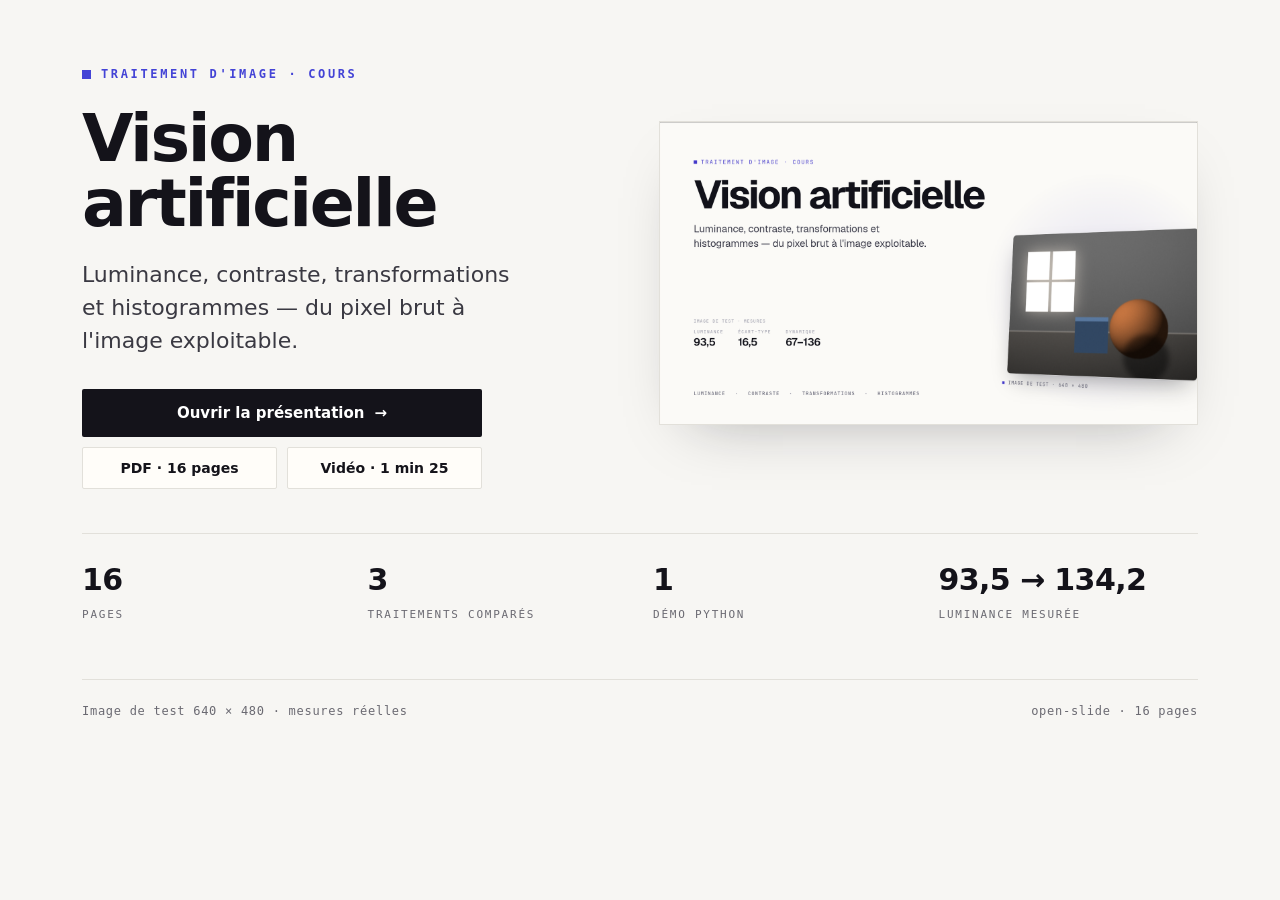
<file: index.html>
<!doctype html>
<html lang="fr">
<head>
<meta charset="utf-8">
<meta name="viewport" content="width=device-width, initial-scale=1">
<title>Vision artificielle — prétraitement</title>
<meta name="description" content="16 pages pour comprendre luminance, contraste, étirement linéaire et égalisation d'histogramme — avec démonstration Python.">
<meta property="og:type" content="website">
<meta property="og:title" content="Vision artificielle — prétraitement">
<meta property="og:description" content="Luminance, contraste, transformations et histogrammes : du pixel brut à l'image exploitable. 16 pages + démo Python.">
<meta property="og:image" content="https://mouhammed2.github.io/cover.png">
<meta property="og:url" content="https://mouhammed2.github.io/">
<meta name="twitter:card" content="summary_large_image">
<meta name="twitter:title" content="Vision artificielle — prétraitement">
<meta name="twitter:description" content="Du pixel brut à l'image exploitable — 16 pages et une démo Python.">
<meta name="twitter:image" content="https://mouhammed2.github.io/cover.png">
<style>
  :root{
    --bg:#f7f6f3; --ink:#14131a; --muted:#6b6a72; --line:#e2e0da;
    --accent:#4444d6; --card:#fffdf9;
  }
  *{box-sizing:border-box}
  html,body{margin:0}
  body{
    background:var(--bg); color:var(--ink);
    font-family:ui-sans-serif,system-ui,-apple-system,"Segoe UI",Roboto,Helvetica,Arial,sans-serif;
    -webkit-font-smoothing:antialiased;
  }
  .wrap{max-width:1180px;margin:0 auto;padding:56px 32px 72px}
  .eyebrow{
    font:600 12px/1 ui-monospace,SFMono-Regular,Menlo,monospace;
    letter-spacing:.22em;text-transform:uppercase;color:var(--accent);
    display:flex;align-items:center;gap:10px;margin-bottom:26px
  }
  .eyebrow::before{content:"";width:9px;height:9px;background:var(--accent);display:block}
  .hero{display:grid;grid-template-columns:1fr 1.05fr;gap:64px;align-items:center}
  h1{font-size:clamp(40px,5.2vw,76px);line-height:.98;letter-spacing:-.035em;margin:0 0 22px;font-weight:640}
  .lead{font-size:clamp(17px,1.9vw,22px);line-height:1.5;color:#3a3942;max-width:32ch;margin:0 0 32px}
  .actions{display:grid;gap:10px;max-width:400px}
  .actions .btn-primary{justify-content:center}
  .actions-sub{display:grid;grid-template-columns:1fr 1fr;gap:10px}
  .actions-sub .btn{justify-content:center;padding:12px 14px;font-size:14px}
  .btn{
    display:inline-flex;align-items:center;gap:10px;padding:14px 22px;border-radius:2px;
    font-size:15px;font-weight:560;text-decoration:none;border:1px solid transparent;transition:.15s
  }
  .btn-primary{background:var(--ink);color:#fff}
  .btn-primary:hover{background:var(--accent)}
  .btn-ghost{border-color:var(--line);background:var(--card);color:var(--ink)}
  .btn-ghost:hover{border-color:var(--ink)}
  .cover{
    display:block;width:100%;height:auto;border:1px solid var(--line);
    box-shadow:0 24px 60px -32px rgba(20,19,26,.35);background:#fff
  }
  .hero-art{display:block;text-decoration:none}
  @media(max-width:900px){
    .hero{grid-template-columns:1fr;gap:34px}
    .hero-art{order:-1}
  }
  .facts{
    display:grid;grid-template-columns:repeat(auto-fit,minmax(180px,1fr));
    gap:26px;margin:44px 0 0;padding-top:28px;border-top:1px solid var(--line)
  }
  .fact b{display:block;font-size:30px;letter-spacing:-.02em;margin-bottom:6px}
  .fact span{
    font:500 11px/1.4 ui-monospace,SFMono-Regular,Menlo,monospace;
    letter-spacing:.16em;text-transform:uppercase;color:var(--muted)
  }
  footer{
    margin-top:56px;padding-top:22px;border-top:1px solid var(--line);
    display:flex;flex-wrap:wrap;gap:10px 24px;justify-content:space-between;
    font:500 12px/1.6 ui-monospace,SFMono-Regular,Menlo,monospace;color:var(--muted);
    letter-spacing:.06em
  }
  a{color:inherit}
  @media(max-width:640px){.wrap{padding:36px 20px 48px}}
</style>
</head>
<body>
<main class="wrap">
  <div class="hero">
    <div class="hero-text">
      <p class="eyebrow">Traitement d'image · cours</p>
      <h1>Vision artificielle</h1>
      <p class="lead">Luminance, contraste, transformations et histogrammes — du pixel brut à l'image exploitable.</p>

      <div class="actions">
        <a class="btn btn-primary" href="/s/vision-artificielle/">Ouvrir la présentation <span aria-hidden="true">→</span></a>
        <div class="actions-sub">
          <a class="btn btn-ghost" href="/telechargements/vision-artificielle-carrousel.pdf">PDF · 16 pages</a>
          <a class="btn btn-ghost" href="/telechargements/vision-artificielle-video.mp4">Vidéo · 1 min 25</a>
        </div>
      </div>
    </div>

    <a class="hero-art" href="/s/vision-artificielle/" aria-label="Ouvrir la présentation">
      <img class="cover" src="/cover.png" alt="Page de titre : Vision artificielle — luminance 93,5, écart-type 16,5, dynamique 67–136" width="1600" height="900">
    </a>
  </div>

  <section class="facts">
    <div class="fact"><b>16</b><span>pages</span></div>
    <div class="fact"><b>3</b><span>traitements comparés</span></div>
    <div class="fact"><b>1</b><span>démo Python</span></div>
    <div class="fact"><b>93,5 → 134,2</b><span>luminance mesurée</span></div>
  </section>

  <footer>
    <span>Image de test 640 × 480 · mesures réelles</span>
    <span>open-slide · 16 pages</span>
  </footer>
</main>
</body>
</html>
</file>
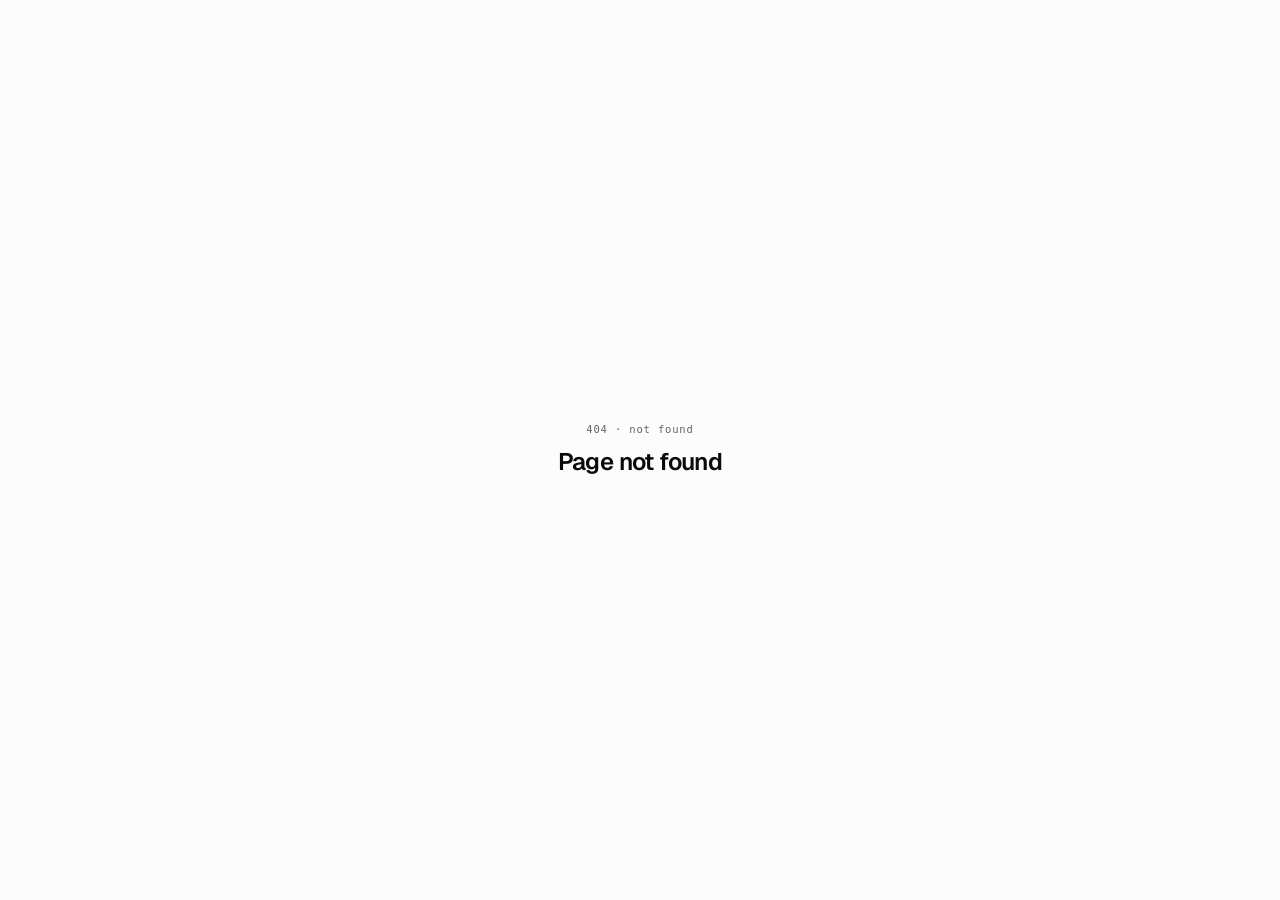
<file: s/vision-artificielle/index.html>
<!doctype html>
<html lang="en">
  <head>
    <meta charset="UTF-8" />
    <link rel="icon" href="/assets/favicon-CiLACtJO.ico" sizes="32x32" />
    <link rel="icon" href="/assets/favicon-29jEF2vw.svg" type="image/svg+xml" />
    <meta name="viewport" content="width=device-width, initial-scale=1.0" />
    <title>Vision artificielle — prétraitement</title>
    <style>html{background-color:oklch(99% 0 0)}html.dark{background-color:oklch(14.5% 0 0)}</style>
    <script>
      // Apply the stored theme before first paint; next-themes only runs
      // after the bundle loads, which flashes white for dark-mode users.
      let stored = null;
      try {
        stored = localStorage.getItem('theme');
      } catch (_) {}
      const dark =
        stored === 'dark' ||
        (stored !== 'light' && matchMedia('(prefers-color-scheme: dark)').matches);
      document.documentElement.classList.toggle('dark', dark);
      document.documentElement.style.colorScheme = dark ? 'dark' : 'light';
    </script>
    <script type="module" crossorigin src="/assets/index-CDVoQHlp.js"></script>
    <link rel="stylesheet" crossorigin href="/assets/index-BQ4_q2Bm.css">
  </head>
  <body>
    <div id="root"></div>
  </body>
</html>
</file>
<file: assets/index-BQ4_q2Bm.css>
@keyframes marching-ants{0%{background-position:0 0,0 100%,0 0,100% 0}to{background-position:20px 0,-20px 100%,0 -20px,100% 20px}}:root{--rc-drag-handle-size:12px;--rc-drag-handle-mobile-size:24px;--rc-drag-handle-bg-colour:#0003;--rc-drag-bar-size:6px;--rc-border-color:#ffffffb3;--rc-focus-color:#08f}.ReactCrop{cursor:crosshair;max-width:100%;display:inline-block;position:relative}.ReactCrop *,.ReactCrop :before,.ReactCrop :after{box-sizing:border-box}.ReactCrop--disabled,.ReactCrop--locked{cursor:inherit}.ReactCrop__child-wrapper{max-height:inherit;overflow:hidden}.ReactCrop__child-wrapper>img,.ReactCrop__child-wrapper>video{max-width:100%;max-height:inherit;display:block}.ReactCrop:not(.ReactCrop--disabled) .ReactCrop__child-wrapper>img,.ReactCrop:not(.ReactCrop--disabled) .ReactCrop__child-wrapper>video,.ReactCrop:not(.ReactCrop--disabled) .ReactCrop__crop-selection{touch-action:none}.ReactCrop__crop-mask{pointer-events:none;width:calc(100% + .5px);height:calc(100% + .5px);position:absolute;inset:0}.ReactCrop__crop-selection{cursor:move;position:absolute;top:0;left:0;transform:translate(0)}.ReactCrop--disabled .ReactCrop__crop-selection{cursor:inherit}.ReactCrop--circular-crop .ReactCrop__crop-selection{border-radius:50%}.ReactCrop--circular-crop .ReactCrop__crop-selection:after{pointer-events:none;content:"";border:1px solid var(--rc-border-color);opacity:.3;position:absolute;inset:-1px}.ReactCrop--no-animate .ReactCrop__crop-selection{outline:1px dashed #fff}.ReactCrop__crop-selection:not(.ReactCrop--no-animate .ReactCrop__crop-selection){color:#fff;background-image:linear-gradient(90deg,#fff 50%,#444 50%),linear-gradient(90deg,#fff 50%,#444 50%),linear-gradient(#fff 50%,#444 50%),linear-gradient(#fff 50%,#444 50%);background-position:0 0,0 100%,0 0,100% 0;background-repeat:repeat-x,repeat-x,repeat-y,repeat-y;background-size:10px 1px,10px 1px,1px 10px,1px 10px;animation:1s linear infinite marching-ants}.ReactCrop__crop-selection:focus{outline:2px solid var(--rc-focus-color);outline-offset:-1px}.ReactCrop--invisible-crop .ReactCrop__crop-mask,.ReactCrop--invisible-crop .ReactCrop__crop-selection{display:none}.ReactCrop__rule-of-thirds-vt:before,.ReactCrop__rule-of-thirds-vt:after,.ReactCrop__rule-of-thirds-hz:before,.ReactCrop__rule-of-thirds-hz:after{content:"";background-color:#fff6;display:block;position:absolute}.ReactCrop__rule-of-thirds-vt:before,.ReactCrop__rule-of-thirds-vt:after{width:1px;height:100%}.ReactCrop__rule-of-thirds-vt:before{left:33.3333%}.ReactCrop__rule-of-thirds-vt:after{left:66.6667%}.ReactCrop__rule-of-thirds-hz:before,.ReactCrop__rule-of-thirds-hz:after{width:100%;height:1px}.ReactCrop__rule-of-thirds-hz:before{top:33.3333%}.ReactCrop__rule-of-thirds-hz:after{top:66.6667%}.ReactCrop__drag-handle{width:var(--rc-drag-handle-size);height:var(--rc-drag-handle-size);background-color:var(--rc-drag-handle-bg-colour);border:1px solid var(--rc-border-color);position:absolute}.ReactCrop__drag-handle:focus{background:var(--rc-focus-color)}.ReactCrop .ord-nw{cursor:nw-resize;top:0;left:0;transform:translate(-50%,-50%)}.ReactCrop .ord-n{cursor:n-resize;top:0;left:50%;transform:translate(-50%,-50%)}.ReactCrop .ord-ne{cursor:ne-resize;top:0;right:0;transform:translate(50%,-50%)}.ReactCrop .ord-e{cursor:e-resize;top:50%;right:0;transform:translate(50%,-50%)}.ReactCrop .ord-se{cursor:se-resize;bottom:0;right:0;transform:translate(50%,50%)}.ReactCrop .ord-s{cursor:s-resize;bottom:0;left:50%;transform:translate(-50%,50%)}.ReactCrop .ord-sw{cursor:sw-resize;bottom:0;left:0;transform:translate(-50%,50%)}.ReactCrop .ord-w{cursor:w-resize;top:50%;left:0;transform:translate(-50%,-50%)}.ReactCrop__disabled .ReactCrop__drag-handle{cursor:inherit}.ReactCrop__drag-bar{position:absolute}.ReactCrop__drag-bar.ord-n{width:100%;height:var(--rc-drag-bar-size);top:0;left:0;transform:translateY(-50%)}.ReactCrop__drag-bar.ord-e{width:var(--rc-drag-bar-size);height:100%;top:0;right:0;transform:translate(50%)}.ReactCrop__drag-bar.ord-s{width:100%;height:var(--rc-drag-bar-size);bottom:0;left:0;transform:translateY(50%)}.ReactCrop__drag-bar.ord-w{width:var(--rc-drag-bar-size);height:100%;top:0;left:0;transform:translate(-50%)}.ReactCrop--new-crop .ReactCrop__drag-bar,.ReactCrop--new-crop .ReactCrop__drag-handle,.ReactCrop--fixed-aspect .ReactCrop__drag-bar,.ReactCrop--fixed-aspect .ReactCrop__drag-handle.ord-n,.ReactCrop--fixed-aspect .ReactCrop__drag-handle.ord-e,.ReactCrop--fixed-aspect .ReactCrop__drag-handle.ord-s,.ReactCrop--fixed-aspect .ReactCrop__drag-handle.ord-w{display:none}@media (pointer:coarse){.ReactCrop .ord-n,.ReactCrop .ord-e,.ReactCrop .ord-s,.ReactCrop .ord-w{display:none}.ReactCrop__drag-handle{width:var(--rc-drag-handle-mobile-size);height:var(--rc-drag-handle-mobile-size)}}@layer properties{@supports (((-webkit-hyphens:none)) and (not (margin-trim:inline))) or ((-moz-orient:inline) and (not (color:rgb(from red r g b)))){:root,:host{--shimmer-angle:20deg}*,:before,:after,::backdrop{--tw-translate-x:0;--tw-translate-y:0;--tw-translate-z:0;--tw-scale-x:1;--tw-scale-y:1;--tw-scale-z:1;--tw-rotate-x:initial;--tw-rotate-y:initial;--tw-rotate-z:initial;--tw-skew-x:initial;--tw-skew-y:initial;--tw-space-y-reverse:0;--tw-border-style:solid;--tw-gradient-position:initial;--tw-gradient-from:#0000;--tw-gradient-via:#0000;--tw-gradient-to:#0000;--tw-gradient-stops:initial;--tw-gradient-via-stops:initial;--tw-gradient-from-position:0%;--tw-gradient-via-position:50%;--tw-gradient-to-position:100%;--tw-leading:initial;--tw-font-weight:initial;--tw-tracking:initial;--tw-ordinal:initial;--tw-slashed-zero:initial;--tw-numeric-figure:initial;--tw-numeric-spacing:initial;--tw-numeric-fraction:initial;--tw-shadow:0 0 #0000;--tw-shadow-color:initial;--tw-shadow-alpha:100%;--tw-inset-shadow:0 0 #0000;--tw-inset-shadow-color:initial;--tw-inset-shadow-alpha:100%;--tw-ring-color:initial;--tw-ring-shadow:0 0 #0000;--tw-inset-ring-color:initial;--tw-inset-ring-shadow:0 0 #0000;--tw-ring-inset:initial;--tw-ring-offset-width:0px;--tw-ring-offset-color:#fff;--tw-ring-offset-shadow:0 0 #0000;--tw-outline-style:solid;--tw-blur:initial;--tw-brightness:initial;--tw-contrast:initial;--tw-grayscale:initial;--tw-hue-rotate:initial;--tw-invert:initial;--tw-opacity:initial;--tw-saturate:initial;--tw-sepia:initial;--tw-drop-shadow:initial;--tw-drop-shadow-color:initial;--tw-drop-shadow-alpha:100%;--tw-drop-shadow-size:initial;--tw-backdrop-blur:initial;--tw-backdrop-brightness:initial;--tw-backdrop-contrast:initial;--tw-backdrop-grayscale:initial;--tw-backdrop-hue-rotate:initial;--tw-backdrop-invert:initial;--tw-backdrop-opacity:initial;--tw-backdrop-saturate:initial;--tw-backdrop-sepia:initial;--tw-duration:initial;--tw-ease:initial;--tw-content:"";--tw-animation-delay:0s;--tw-animation-direction:normal;--tw-animation-duration:initial;--tw-animation-fill-mode:none;--tw-animation-iteration-count:1;--tw-enter-blur:0;--tw-enter-opacity:1;--tw-enter-rotate:0;--tw-enter-scale:1;--tw-enter-translate-x:0;--tw-enter-translate-y:0;--tw-exit-blur:0;--tw-exit-opacity:1;--tw-exit-rotate:0;--tw-exit-scale:1;--tw-exit-translate-x:0;--tw-exit-translate-y:0;--scroll-fade-t:0px;--scroll-fade-b:0px;--scroll-fade-s:0px;--scroll-fade-e:0px;--scroll-fade-mask:initial;--shimmer-image:initial;--shimmer-text-fill:initial;--agent-angle:0deg}}}@layer theme{:root,:host{--color-red-400:oklch(70.4% .191 22.216);--color-red-500:oklch(63.7% .237 25.331);--color-amber-200:oklch(92.4% .12 95.746);--color-amber-300:oklch(87.9% .169 91.605);--color-amber-400:oklch(82.8% .189 84.429);--color-amber-500:oklch(76.9% .188 70.08);--color-amber-600:oklch(66.6% .179 58.318);--color-amber-800:oklch(47.3% .137 46.201);--color-emerald-400:oklch(76.5% .177 163.223);--color-emerald-500:oklch(69.6% .17 162.48);--color-emerald-700:oklch(50.8% .118 165.612);--color-cyan-500:oklch(71.5% .143 215.221);--color-blue-500:oklch(62.3% .214 259.815);--color-blue-600:oklch(54.6% .245 262.881);--color-rose-500:oklch(64.5% .246 16.439);--color-neutral-900:oklch(20.5% 0 none);--color-black:#000;--color-white:#fff;--spacing:.25rem;--container-xs:20rem;--container-sm:24rem;--container-md:28rem;--container-lg:32rem;--container-xl:36rem;--container-2xl:42rem;--container-3xl:48rem;--text-xs:.75rem;--text-xs--line-height:calc(1 / .75);--text-sm:.875rem;--text-sm--line-height:calc(1.25 / .875);--text-base:1rem;--text-base--line-height:calc(1.5 / 1);--text-lg:1.125rem;--text-lg--line-height:calc(1.75 / 1.125);--text-xl:1.25rem;--text-xl--line-height:calc(1.75 / 1.25);--text-2xl:1.5rem;--text-2xl--line-height:calc(2 / 1.5);--font-weight-normal:400;--font-weight-medium:500;--font-weight-semibold:600;--font-weight-bold:700;--tracking-tight:-.025em;--tracking-wider:.05em;--leading-tight:1.25;--leading-snug:1.375;--leading-relaxed:1.625;--animate-spin:spin 1s linear infinite;--animate-ping:ping 1s cubic-bezier(0, 0, .2, 1) infinite;--animate-pulse:pulse 2s cubic-bezier(.4, 0, .6, 1) infinite;--blur-sm:8px;--blur-md:12px;--aspect-video:16 / 9;--default-transition-duration:.15s;--default-transition-timing-function:cubic-bezier(.4, 0, .2, 1);--default-font-family:"Geist Variable", -apple-system, BlinkMacSystemFont, sans-serif;--default-mono-font-family:ui-monospace, "JetBrains Mono", "SF Mono", "Menlo", "Cascadia Code", monospace;--ease-swift:cubic-bezier(.22, 1, .36, 1)}}@layer base{*,:after,:before,::backdrop{box-sizing:border-box;border:0 solid;margin:0;padding:0}::file-selector-button{box-sizing:border-box;border:0 solid;margin:0;padding:0}html,:host{-webkit-text-size-adjust:100%;tab-size:4;line-height:1.5;font-family:var(--default-font-family,-apple-system, BlinkMacSystemFont, "Segoe UI", Roboto, "Helvetica Neue", "Noto Sans", Arial, sans-serif, "Apple Color Emoji", "Segoe UI Emoji", "Segoe UI Symbol", "Noto Color Emoji");font-feature-settings:var(--default-font-feature-settings,normal);font-variation-settings:var(--default-font-variation-settings,normal);-webkit-tap-highlight-color:transparent}hr{height:0;color:inherit;border-top-width:1px}abbr:where([title]){-webkit-text-decoration:underline dotted;text-decoration:underline dotted}h1,h2,h3,h4,h5,h6{font-size:inherit;font-weight:inherit}a{color:inherit;-webkit-text-decoration:inherit;-webkit-text-decoration:inherit;-webkit-text-decoration:inherit;-webkit-text-decoration:inherit;text-decoration:inherit}b,strong{font-weight:bolder}code,kbd,samp,pre{font-family:var(--default-mono-font-family,ui-monospace, SFMono-Regular, Menlo, Monaco, Consolas, "Liberation Mono", "Courier New", monospace);font-feature-settings:var(--default-mono-font-feature-settings,normal);font-variation-settings:var(--default-mono-font-variation-settings,normal);font-size:1em}small{font-size:80%}sub,sup{vertical-align:baseline;font-size:75%;line-height:0;position:relative}sub{bottom:-.25em}sup{top:-.5em}table{text-indent:0;border-color:inherit;border-collapse:collapse}:-moz-focusring:where(:not(iframe)){outline:auto}progress{vertical-align:baseline}summary{display:list-item}ol,ul,menu{list-style:none}img,svg,video,canvas,audio,iframe,embed,object{vertical-align:middle;display:block}img,video{max-width:100%;height:auto}button,input,select,optgroup,textarea{font:inherit;font-feature-settings:inherit;font-variation-settings:inherit;letter-spacing:inherit;color:inherit;opacity:1;background-color:#0000;border-radius:0}::file-selector-button{font:inherit;font-feature-settings:inherit;font-variation-settings:inherit;letter-spacing:inherit;color:inherit;opacity:1;background-color:#0000;border-radius:0}:where(select:is([multiple],[size])) optgroup{font-weight:bolder}:where(select:is([multiple],[size])) optgroup option{padding-inline-start:20px}::file-selector-button{margin-inline-end:4px}::placeholder{opacity:1}@supports (not ((-webkit-appearance:-apple-pay-button))) or (contain-intrinsic-size:1px){::placeholder{color:currentColor}@supports (color:color-mix(in lab, red, red)){::placeholder{color:color-mix(in oklab, currentcolor 50%, transparent)}}}textarea{resize:vertical}::-webkit-search-decoration{-webkit-appearance:none}::-webkit-date-and-time-value{min-height:1lh;text-align:inherit}::-webkit-datetime-edit{display:inline-flex}::-webkit-datetime-edit-fields-wrapper{padding:0}::-webkit-datetime-edit{padding-block:0}::-webkit-datetime-edit-year-field{padding-block:0}::-webkit-datetime-edit-month-field{padding-block:0}::-webkit-datetime-edit-day-field{padding-block:0}::-webkit-datetime-edit-hour-field{padding-block:0}::-webkit-datetime-edit-minute-field{padding-block:0}::-webkit-datetime-edit-second-field{padding-block:0}::-webkit-datetime-edit-millisecond-field{padding-block:0}::-webkit-datetime-edit-meridiem-field{padding-block:0}::-webkit-calendar-picker-indicator{line-height:1}:-moz-ui-invalid{box-shadow:none}button,input:where([type=button],[type=reset],[type=submit]){appearance:button}::file-selector-button{appearance:button}::-webkit-inner-spin-button{height:auto}::-webkit-outer-spin-button{height:auto}[hidden]:where(:not([hidden=until-found])){display:none!important}*{border-color:var(--border);outline-color:var(--ring)}@supports (color:color-mix(in lab, red, red)){*{outline-color:color-mix(in oklab, var(--ring) 50%, transparent)}}html{text-rendering:optimizelegibility;-webkit-font-smoothing:antialiased;-moz-osx-font-smoothing:grayscale;font-feature-settings:"ss01" on, "cv11" on, "calt" on;font-family:Geist Variable,-apple-system,BlinkMacSystemFont,sans-serif}body{background-color:var(--background);color:var(--foreground);font-feature-settings:"ss01" on, "cv11" on, "calt" on, "tnum" off;letter-spacing:-.005em}::selection{background:var(--brand-soft);color:var(--foreground)}}@layer components{.eyebrow{--tw-font-weight:var(--font-weight-medium);font-family:Geist Variable,-apple-system,BlinkMacSystemFont,sans-serif;font-size:11px;font-weight:var(--font-weight-medium);color:var(--muted-foreground);text-transform:uppercase;letter-spacing:.08em}.folio{font-feature-settings:"tnum" on, "cv11" on;font-variant-numeric:tabular-nums;--tw-tracking:.08em;letter-spacing:.08em;color:var(--muted-foreground);font-family:ui-monospace,JetBrains Mono,SF Mono,Menlo,Cascadia Code,monospace;font-size:10.5px}}@layer utilities{.\@container\/card-header{container:card-header/inline-size}.pointer-events-auto{pointer-events:auto}.pointer-events-none{pointer-events:none}.invisible{visibility:hidden}.visible{visibility:visible}.sr-only{clip-path:inset(50%);white-space:nowrap;border-width:0;width:1px;height:1px;margin:-1px;padding:0;position:absolute;overflow:hidden}.absolute{position:absolute}.fixed{position:fixed}.relative{position:relative}.static{position:static}.sticky{position:sticky}.inset-0{inset:0}.inset-1{inset:var(--spacing)}.inset-2{inset:calc(var(--spacing) * 2)}.inset-x-0{inset-inline:0}.inset-y-0{inset-block:0}.inset-y-0\.5{inset-block:calc(var(--spacing) * .5)}.inset-y-\[-0\.5px\]{inset-block:-.5px}.-top-0\.5{top:calc(var(--spacing) * -.5)}.-top-1\.5{top:calc(var(--spacing) * -1.5)}.-top-6{top:calc(var(--spacing) * -6)}.-top-7{top:calc(var(--spacing) * -7)}.top-0{top:0}.top-0\.5{top:calc(var(--spacing) * .5)}.top-1\.5{top:calc(var(--spacing) * 1.5)}.top-1\/2{top:50%}.top-2{top:calc(var(--spacing) * 2)}.top-2\.5{top:calc(var(--spacing) * 2.5)}.top-3\.5{top:calc(var(--spacing) * 3.5)}.top-10{top:calc(var(--spacing) * 10)}.top-\[14vh\]{top:14vh}.top-\[16\%\]{top:16%}.top-\[50\%\]{top:50%}.top-full{top:100%}.-right-1{right:calc(var(--spacing) * -1)}.-right-1\.5{right:calc(var(--spacing) * -1.5)}.right-0{right:0}.right-1\.5{right:calc(var(--spacing) * 1.5)}.right-2{right:calc(var(--spacing) * 2)}.right-3\.5{right:calc(var(--spacing) * 3.5)}.right-12{right:calc(var(--spacing) * 12)}.-bottom-7{bottom:calc(var(--spacing) * -7)}.bottom-0{bottom:0}.bottom-3{bottom:calc(var(--spacing) * 3)}.bottom-4{bottom:calc(var(--spacing) * 4)}.bottom-6{bottom:calc(var(--spacing) * 6)}.bottom-8{bottom:calc(var(--spacing) * 8)}.bottom-full{bottom:100%}.left-0{left:0}.left-0\.5{left:calc(var(--spacing) * .5)}.left-1\/2{left:50%}.left-2{left:calc(var(--spacing) * 2)}.left-2\.5{left:calc(var(--spacing) * 2.5)}.left-\[50\%\]{left:50%}.isolate{isolation:isolate}.z-10{z-index:10}.z-20{z-index:20}.z-30{z-index:30}.z-40{z-index:40}.z-50{z-index:50}.z-\[60\]{z-index:60}.col-span-3{grid-column:span 3/span 3}.col-start-1{grid-column-start:1}.col-start-2{grid-column-start:2}.col-start-3{grid-column-start:3}.row-span-2{grid-row:span 2/span 2}.row-start-1{grid-row-start:1}.row-start-2{grid-row-start:2}.container{width:100%}@media (width>=40rem){.container{max-width:40rem}}@media (width>=48rem){.container{max-width:48rem}}@media (width>=64rem){.container{max-width:64rem}}@media (width>=80rem){.container{max-width:80rem}}@media (width>=96rem){.container{max-width:96rem}}.m-0{margin:0}.m-4{margin:calc(var(--spacing) * 4)}.-mx-1{margin-inline:calc(var(--spacing) * -1)}.-mx-1\.5{margin-inline:calc(var(--spacing) * -1.5)}.-mx-3{margin-inline:calc(var(--spacing) * -3)}.mx-0\.5{margin-inline:calc(var(--spacing) * .5)}.mx-1{margin-inline:var(--spacing)}.mx-1\.5{margin-inline:calc(var(--spacing) * 1.5)}.mx-2{margin-inline:calc(var(--spacing) * 2)}.mx-auto{margin-inline:auto}.-my-1{margin-block:calc(var(--spacing) * -1)}.my-1{margin-block:var(--spacing)}.-mt-1\.5{margin-top:calc(var(--spacing) * -1.5)}.mt-0\.5{margin-top:calc(var(--spacing) * .5)}.mt-1{margin-top:var(--spacing)}.mt-1\.5{margin-top:calc(var(--spacing) * 1.5)}.mt-2{margin-top:calc(var(--spacing) * 2)}.mt-2\.5{margin-top:calc(var(--spacing) * 2.5)}.mt-3{margin-top:calc(var(--spacing) * 3)}.mt-4{margin-top:calc(var(--spacing) * 4)}.mt-5{margin-top:calc(var(--spacing) * 5)}.mt-6{margin-top:calc(var(--spacing) * 6)}.mt-\[3px\]{margin-top:3px}.mt-auto{margin-top:auto}.-mr-1\.5{margin-right:calc(var(--spacing) * -1.5)}.mr-0\.5{margin-right:calc(var(--spacing) * .5)}.mr-2{margin-right:calc(var(--spacing) * 2)}.mr-\[0\.25em\]{margin-right:.25em}.-mb-2{margin-bottom:calc(var(--spacing) * -2)}.mb-1\.5{margin-bottom:calc(var(--spacing) * 1.5)}.mb-2{margin-bottom:calc(var(--spacing) * 2)}.mb-2\.5{margin-bottom:calc(var(--spacing) * 2.5)}.mb-6{margin-bottom:calc(var(--spacing) * 6)}.-ml-1\.5{margin-left:calc(var(--spacing) * -1.5)}.-ml-2{margin-left:calc(var(--spacing) * -2)}.ml-0\.5{margin-left:calc(var(--spacing) * .5)}.ml-1{margin-left:var(--spacing)}.ml-1\.5{margin-left:calc(var(--spacing) * 1.5)}.ml-auto{margin-left:auto}.line-clamp-2{-webkit-line-clamp:2;-webkit-box-orient:vertical;display:-webkit-box;overflow:hidden}.line-clamp-3{-webkit-line-clamp:3;-webkit-box-orient:vertical;display:-webkit-box;overflow:hidden}.line-clamp-4{-webkit-line-clamp:4;-webkit-box-orient:vertical;display:-webkit-box;overflow:hidden}.\!inline{display:inline!important}.block{display:block}.contents{display:contents}.flex{display:flex}.grid{display:grid}.hidden{display:none}.inline{display:inline}.inline-block{display:inline-block}.inline-flex{display:inline-flex}.inline-grid{display:inline-grid}.list-item{display:list-item}.field-sizing-content{field-sizing:content}.field-sizing-fixed{field-sizing:fixed}.aspect-square{aspect-ratio:1}.aspect-video{aspect-ratio:var(--aspect-video)}.size-1{width:var(--spacing);height:var(--spacing)}.size-1\.5{width:calc(var(--spacing) * 1.5);height:calc(var(--spacing) * 1.5)}.size-2{width:calc(var(--spacing) * 2);height:calc(var(--spacing) * 2)}.size-2\.5{width:calc(var(--spacing) * 2.5);height:calc(var(--spacing) * 2.5)}.size-3{width:calc(var(--spacing) * 3);height:calc(var(--spacing) * 3)}.size-3\.5{width:calc(var(--spacing) * 3.5);height:calc(var(--spacing) * 3.5)}.size-3\/4{width:75%;height:75%}.size-4{width:calc(var(--spacing) * 4);height:calc(var(--spacing) * 4)}.size-5{width:calc(var(--spacing) * 5);height:calc(var(--spacing) * 5)}.size-6{width:calc(var(--spacing) * 6);height:calc(var(--spacing) * 6)}.size-7{width:calc(var(--spacing) * 7);height:calc(var(--spacing) * 7)}.size-8{width:calc(var(--spacing) * 8);height:calc(var(--spacing) * 8)}.size-9{width:calc(var(--spacing) * 9);height:calc(var(--spacing) * 9)}.size-10{width:calc(var(--spacing) * 10);height:calc(var(--spacing) * 10)}.size-11{width:calc(var(--spacing) * 11);height:calc(var(--spacing) * 11)}.size-12{width:calc(var(--spacing) * 12);height:calc(var(--spacing) * 12)}.size-14{width:calc(var(--spacing) * 14);height:calc(var(--spacing) * 14)}.size-\[0\.85em\]{width:.85em;height:.85em}.size-full{width:100%;height:100%}.h-3\.5{height:calc(var(--spacing) * 3.5)}.h-4{height:calc(var(--spacing) * 4)}.h-5{height:calc(var(--spacing) * 5)}.h-6{height:calc(var(--spacing) * 6)}.h-7{height:calc(var(--spacing) * 7)}.h-8{height:calc(var(--spacing) * 8)}.h-9{height:calc(var(--spacing) * 9)}.h-10{height:calc(var(--spacing) * 10)}.h-11{height:calc(var(--spacing) * 11)}.h-12{height:calc(var(--spacing) * 12)}.h-24{height:calc(var(--spacing) * 24)}.h-64{height:calc(var(--spacing) * 64)}.h-\[2px\]{height:2px}.h-\[3px\]{height:3px}.h-\[4\.5rem\]{height:4.5rem}.h-\[150px\]{height:150px}.h-\[420px\]{height:420px}.h-\[calc\(100\%-1px\)\]{height:calc(100% - 1px)}.h-dvh{height:100dvh}.h-full{height:100%}.h-px{height:1px}.h-screen{height:100vh}.max-h-\(--available-height\){max-height:var(--available-height)}.max-h-1\/2{max-height:50%}.max-h-40{max-height:calc(var(--spacing) * 40)}.max-h-\[50vh\]{max-height:50vh}.max-h-\[55vh\]{max-height:55vh}.max-h-\[60vh\]{max-height:60vh}.max-h-\[320px\]{max-height:320px}.max-h-\[min\(56vh\,380px\)\]{max-height:min(56vh,380px)}.max-h-full{max-height:100%}.min-h-0{min-height:0}.min-h-12{min-height:calc(var(--spacing) * 12)}.min-h-14{min-height:calc(var(--spacing) * 14)}.min-h-16{min-height:calc(var(--spacing) * 16)}.min-h-\[3\.25rem\]{min-height:3.25rem}.min-h-\[16rem\]{min-height:16rem}.min-h-dvh{min-height:100dvh}.min-h-full{min-height:100%}.w-1\.5{width:calc(var(--spacing) * 1.5)}.w-1\/4{width:25%}.w-4{width:calc(var(--spacing) * 4)}.w-7{width:calc(var(--spacing) * 7)}.w-8{width:calc(var(--spacing) * 8)}.w-9{width:calc(var(--spacing) * 9)}.w-12{width:calc(var(--spacing) * 12)}.w-16{width:calc(var(--spacing) * 16)}.w-20{width:calc(var(--spacing) * 20)}.w-24{width:calc(var(--spacing) * 24)}.w-28{width:calc(var(--spacing) * 28)}.w-30{width:calc(var(--spacing) * 30)}.w-40{width:calc(var(--spacing) * 40)}.w-56{width:calc(var(--spacing) * 56)}.w-64{width:calc(var(--spacing) * 64)}.w-72{width:calc(var(--spacing) * 72)}.w-80{width:calc(var(--spacing) * 80)}.w-\[16\.5rem\]{width:16.5rem}.w-\[176px\]{width:176px}.w-\[232px\]{width:232px}.w-\[272px\]{width:272px}.w-\[320px\]{width:320px}.w-auto{width:auto}.w-fit{width:fit-content}.w-full{width:100%}.w-max{width:max-content}.w-px{width:1px}.w-screen{width:100vw}.max-w-3xl{max-width:var(--container-3xl)}.max-w-64{max-width:calc(var(--spacing) * 64)}.max-w-\[34rem\]{max-width:34rem}.max-w-\[88\%\]{max-width:88%}.max-w-\[120px\]{max-width:120px}.max-w-\[180px\]{max-width:180px}.max-w-\[1180px\]{max-width:1180px}.max-w-\[calc\(100\%-2rem\)\]{max-width:calc(100% - 2rem)}.max-w-\[calc\(100vw-1\.5rem\)\]{max-width:calc(100vw - 1.5rem)}.max-w-\[calc\(100vw-24px\)\]{max-width:calc(100vw - 24px)}.max-w-\[min\(420px\,calc\(100\%-1rem\)\)\]{max-width:min(420px,100% - 1rem)}.max-w-\[min\(520px\,calc\(100vw-2rem\)\)\]{max-width:min(520px,100vw - 2rem)}.max-w-full{max-width:100%}.max-w-lg{max-width:var(--container-lg)}.max-w-md{max-width:var(--container-md)}.max-w-sm{max-width:var(--container-sm)}.max-w-xs{max-width:var(--container-xs)}.min-w-0{min-width:0}.min-w-3\.5{min-width:calc(var(--spacing) * 3.5)}.min-w-4{min-width:calc(var(--spacing) * 4)}.min-w-6{min-width:calc(var(--spacing) * 6)}.min-w-7{min-width:calc(var(--spacing) * 7)}.min-w-8{min-width:calc(var(--spacing) * 8)}.min-w-9{min-width:calc(var(--spacing) * 9)}.min-w-\[3\.5rem\]{min-width:3.5rem}.min-w-\[9rem\]{min-width:9rem}.min-w-\[108px\]{min-width:108px}.min-w-\[112px\]{min-width:112px}.min-w-\[116px\]{min-width:116px}.min-w-\[140px\]{min-width:140px}.min-w-\[160px\]{min-width:160px}.min-w-\[180px\]{min-width:180px}.min-w-\[200px\]{min-width:200px}.flex-1{flex:1}.flex-none{flex:none}.flex-shrink{flex-shrink:1}.shrink-0{flex-shrink:0}.grow{flex-grow:1}.basis-0{flex-basis:0}.basis-full{flex-basis:100%}.origin-\(--transform-origin\){transform-origin:var(--transform-origin)}.origin-left{transform-origin:0}.origin-top-left{transform-origin:0 0}.-translate-x-1\/2{--tw-translate-x:calc(calc(1 / 2 * 100%) * -1);translate:var(--tw-translate-x) var(--tw-translate-y)}.translate-x-1\/2{--tw-translate-x:calc(1 / 2 * 100%);translate:var(--tw-translate-x) var(--tw-translate-y)}.translate-x-3{--tw-translate-x:calc(var(--spacing) * 3);translate:var(--tw-translate-x) var(--tw-translate-y)}.translate-x-\[-50\%\]{--tw-translate-x:-50%;translate:var(--tw-translate-x) var(--tw-translate-y)}.-translate-y-1\/2{--tw-translate-y:calc(calc(1 / 2 * 100%) * -1);translate:var(--tw-translate-x) var(--tw-translate-y)}.-translate-y-\[0\.1em\]{--tw-translate-y:calc(.1em * -1);translate:var(--tw-translate-x) var(--tw-translate-y)}.translate-y-0{--tw-translate-y:0px;translate:var(--tw-translate-x) var(--tw-translate-y)}.translate-y-1{--tw-translate-y:var(--spacing);translate:var(--tw-translate-x) var(--tw-translate-y)}.translate-y-2{--tw-translate-y:calc(var(--spacing) * 2);translate:var(--tw-translate-x) var(--tw-translate-y)}.translate-y-8{--tw-translate-y:calc(var(--spacing) * 8);translate:var(--tw-translate-x) var(--tw-translate-y)}.translate-y-\[-50\%\]{--tw-translate-y:-50%;translate:var(--tw-translate-x) var(--tw-translate-y)}.translate-y-\[calc\(-50\%_-_2px\)\]{--tw-translate-y:calc(-50% - 2px);translate:var(--tw-translate-x) var(--tw-translate-y)}.scale-75{--tw-scale-x:75%;--tw-scale-y:75%;--tw-scale-z:75%;scale:var(--tw-scale-x) var(--tw-scale-y)}.scale-90{--tw-scale-x:90%;--tw-scale-y:90%;--tw-scale-z:90%;scale:var(--tw-scale-x) var(--tw-scale-y)}.scale-95{--tw-scale-x:95%;--tw-scale-y:95%;--tw-scale-z:95%;scale:var(--tw-scale-x) var(--tw-scale-y)}.scale-100{--tw-scale-x:100%;--tw-scale-y:100%;--tw-scale-z:100%;scale:var(--tw-scale-x) var(--tw-scale-y)}.scale-110{--tw-scale-x:110%;--tw-scale-y:110%;--tw-scale-z:110%;scale:var(--tw-scale-x) var(--tw-scale-y)}.scale-\[0\.98\]{scale:.98}.rotate-0{rotate:0deg}.rotate-45{rotate:45deg}.rotate-90{rotate:90deg}.rotate-180{rotate:180deg}.transform{transform:var(--tw-rotate-x,) var(--tw-rotate-y,) var(--tw-rotate-z,) var(--tw-skew-x,) var(--tw-skew-y,)}.animate-pulse{animation:var(--animate-pulse)}.animate-spin{animation:var(--animate-spin)}.cursor-col-resize{cursor:col-resize}.cursor-crosshair{cursor:crosshair}.cursor-default{cursor:default}.cursor-grabbing{cursor:grabbing}.cursor-help{cursor:help}.cursor-none{cursor:none}.cursor-pointer{cursor:pointer}.cursor-text{cursor:text}.touch-manipulation{touch-action:manipulation}.touch-none{touch-action:none}.resize{resize:both}.resize-none{resize:none}.scroll-py-1{scroll-padding-block:var(--spacing)}.list-decimal{list-style-type:decimal}.list-disc{list-style-type:disc}.list-none{list-style-type:none}.\[appearance\:textfield\]{appearance:textfield}.auto-rows-min{grid-auto-rows:min-content}.grid-cols-1{grid-template-columns:repeat(1,minmax(0,1fr))}.grid-cols-2{grid-template-columns:repeat(2,minmax(0,1fr))}.grid-cols-3{grid-template-columns:repeat(3,minmax(0,1fr))}.grid-cols-8{grid-template-columns:repeat(8,minmax(0,1fr))}.grid-cols-\[68px_1fr\]{grid-template-columns:68px 1fr}.grid-cols-\[auto_minmax\(0\,1fr\)_auto\]{grid-template-columns:auto minmax(0,1fr) auto}.grid-cols-\[repeat\(auto-fill\,minmax\(120px\,1fr\)\)\]{grid-template-columns:repeat(auto-fill,minmax(120px,1fr))}.grid-cols-\[repeat\(auto-fill\,minmax\(180px\,1fr\)\)\]{grid-template-columns:repeat(auto-fill,minmax(180px,1fr))}.grid-cols-\[repeat\(auto-fill\,minmax\(240px\,1fr\)\)\]{grid-template-columns:repeat(auto-fill,minmax(240px,1fr))}.grid-cols-\[repeat\(auto-fill\,minmax\(min\(240px\,100\%\)\,1fr\)\)\]{grid-template-columns:repeat(auto-fill,minmax(min(240px,100%),1fr))}.flex-col{flex-direction:column}.flex-col-reverse{flex-direction:column-reverse}.flex-wrap{flex-wrap:wrap}.place-items-center{place-items:center}.items-baseline{align-items:baseline}.items-center{align-items:center}.items-end{align-items:flex-end}.items-start{align-items:flex-start}.items-stretch{align-items:stretch}.justify-between{justify-content:space-between}.justify-center{justify-content:center}.justify-end{justify-content:flex-end}.justify-items-start{justify-items:start}.gap-0{gap:0}.gap-0\.5{gap:calc(var(--spacing) * .5)}.gap-1{gap:var(--spacing)}.gap-1\.5{gap:calc(var(--spacing) * 1.5)}.gap-2{gap:calc(var(--spacing) * 2)}.gap-2\.5{gap:calc(var(--spacing) * 2.5)}.gap-3{gap:calc(var(--spacing) * 3)}.gap-4{gap:calc(var(--spacing) * 4)}.gap-5{gap:calc(var(--spacing) * 5)}.gap-6{gap:calc(var(--spacing) * 6)}.gap-\[--spacing\(var\(--gap\)\)\]{gap:calc(var(--spacing) * var(--gap))}.gap-px{gap:1px}:where(.space-y-0\.5>:not(:last-child)){--tw-space-y-reverse:0;margin-block-start:calc(calc(var(--spacing) * .5) * var(--tw-space-y-reverse));margin-block-end:calc(calc(var(--spacing) * .5) * calc(1 - var(--tw-space-y-reverse)))}:where(.space-y-2>:not(:last-child)){--tw-space-y-reverse:0;margin-block-start:calc(calc(var(--spacing) * 2) * var(--tw-space-y-reverse));margin-block-end:calc(calc(var(--spacing) * 2) * calc(1 - var(--tw-space-y-reverse)))}:where(.space-y-\[0\.2em\]>:not(:last-child)){--tw-space-y-reverse:0;margin-block-start:calc(.2em * var(--tw-space-y-reverse));margin-block-end:calc(.2em * calc(1 - var(--tw-space-y-reverse)))}:where(.space-y-\[0\.65em\]>:not(:last-child)){--tw-space-y-reverse:0;margin-block-start:calc(.65em * var(--tw-space-y-reverse));margin-block-end:calc(.65em * calc(1 - var(--tw-space-y-reverse)))}.gap-x-2{column-gap:calc(var(--spacing) * 2)}.gap-x-6{column-gap:calc(var(--spacing) * 6)}.gap-x-8{column-gap:calc(var(--spacing) * 8)}.gap-y-1{row-gap:var(--spacing)}.gap-y-2{row-gap:calc(var(--spacing) * 2)}.gap-y-9{row-gap:calc(var(--spacing) * 9)}.self-start{align-self:flex-start}.justify-self-end{justify-self:flex-end}.truncate{text-overflow:ellipsis;white-space:nowrap;overflow:hidden}.overflow-auto{overflow:auto}.overflow-hidden{overflow:hidden}.overflow-x-auto{overflow-x:auto}.overflow-x-hidden{overflow-x:hidden}.overflow-y-auto{overflow-y:auto}.overflow-y-hidden{overflow-y:hidden}.overscroll-contain{overscroll-behavior:contain}.\!rounded-\[8px\]{border-radius:8px!important}.rounded{border-radius:.25rem}.rounded-4xl{border-radius:calc(var(--radius) * 2.6)}.rounded-\[2px\]{border-radius:2px}.rounded-\[3px\]{border-radius:3px}.rounded-\[4px\]{border-radius:4px}.rounded-\[5px\]{border-radius:5px}.rounded-\[6px\]{border-radius:6px}.rounded-\[8px\]{border-radius:8px}.rounded-\[10px\]{border-radius:10px}.rounded-\[inherit\]{border-radius:inherit}.rounded-full{border-radius:2147483647px}.rounded-lg{border-radius:var(--radius)}.rounded-md{border-radius:calc(var(--radius) * .85)}.rounded-sm{border-radius:calc(var(--radius) * .6)}.rounded-xl{border-radius:calc(var(--radius) * 1.4)}.rounded-t-xl{border-top-left-radius:calc(var(--radius) * 1.4);border-top-right-radius:calc(var(--radius) * 1.4)}.rounded-l-none{border-top-left-radius:0;border-bottom-left-radius:0}.rounded-r-none{border-top-right-radius:0;border-bottom-right-radius:0}.rounded-b-\[8px\]{border-bottom-right-radius:8px;border-bottom-left-radius:8px}.rounded-b-xl{border-bottom-right-radius:calc(var(--radius) * 1.4);border-bottom-left-radius:calc(var(--radius) * 1.4)}.rounded-br-\[3px\]{border-bottom-right-radius:3px}.rounded-bl-\[3px\]{border-bottom-left-radius:3px}.border{border-style:var(--tw-border-style);border-width:1px}.border-t{border-top-style:var(--tw-border-style);border-top-width:1px}.border-b{border-bottom-style:var(--tw-border-style);border-bottom-width:1px}.border-l{border-left-style:var(--tw-border-style);border-left-width:1px}.border-dashed{--tw-border-style:dashed;border-style:dashed}.\!border-border{border-color:var(--border)!important}.border-amber-300\/30{border-color:#ffd2364d}@supports (color:color-mix(in lab, red, red)){.border-amber-300\/30{border-color:color-mix(in oklab, var(--color-amber-300) 30%, transparent)}}.border-background\/10{border-color:var(--background)}@supports (color:color-mix(in lab, red, red)){.border-background\/10{border-color:color-mix(in oklab, var(--background) 10%, transparent)}}.border-background\/15{border-color:var(--background)}@supports (color:color-mix(in lab, red, red)){.border-background\/15{border-color:color-mix(in oklab, var(--background) 15%, transparent)}}.border-blue-500{border-color:var(--color-blue-500)}.border-blue-500\/60{border-color:#3080ff99}@supports (color:color-mix(in lab, red, red)){.border-blue-500\/60{border-color:color-mix(in oklab, var(--color-blue-500) 60%, transparent)}}.border-blue-500\/70{border-color:#3080ffb3}@supports (color:color-mix(in lab, red, red)){.border-blue-500\/70{border-color:color-mix(in oklab, var(--color-blue-500) 70%, transparent)}}.border-border,.border-border\/70{border-color:var(--border)}@supports (color:color-mix(in lab, red, red)){.border-border\/70{border-color:color-mix(in oklab, var(--border) 70%, transparent)}}.border-border\/80{border-color:var(--border)}@supports (color:color-mix(in lab, red, red)){.border-border\/80{border-color:color-mix(in oklab, var(--border) 80%, transparent)}}.border-brand,.border-brand\/40{border-color:var(--brand)}@supports (color:color-mix(in lab, red, red)){.border-brand\/40{border-color:color-mix(in oklab, var(--brand) 40%, transparent)}}.border-brand\/50{border-color:var(--brand)}@supports (color:color-mix(in lab, red, red)){.border-brand\/50{border-color:color-mix(in oklab, var(--brand) 50%, transparent)}}.border-brand\/70{border-color:var(--brand)}@supports (color:color-mix(in lab, red, red)){.border-brand\/70{border-color:color-mix(in oklab, var(--brand) 70%, transparent)}}.border-destructive\/30{border-color:var(--destructive)}@supports (color:color-mix(in lab, red, red)){.border-destructive\/30{border-color:color-mix(in oklab, var(--destructive) 30%, transparent)}}.border-foreground,.border-foreground\/15{border-color:var(--foreground)}@supports (color:color-mix(in lab, red, red)){.border-foreground\/15{border-color:color-mix(in oklab, var(--foreground) 15%, transparent)}}.border-foreground\/30{border-color:var(--foreground)}@supports (color:color-mix(in lab, red, red)){.border-foreground\/30{border-color:color-mix(in oklab, var(--foreground) 30%, transparent)}}.border-hairline{border-color:var(--hairline)}.border-muted-foreground\/40{border-color:var(--muted-foreground)}@supports (color:color-mix(in lab, red, red)){.border-muted-foreground\/40{border-color:color-mix(in oklab, var(--muted-foreground) 40%, transparent)}}.border-primary{border-color:var(--primary)}.border-transparent{border-color:#0000}.border-white\/10{border-color:#ffffff1a}@supports (color:color-mix(in lab, red, red)){.border-white\/10{border-color:color-mix(in oklab, var(--color-white) 10%, transparent)}}.bg-\[var\(--brand\,\#e5484d\)\],.bg-\[var\(--brand\,\#e5484d\)\]\/85{background-color:var(--brand,#e5484d)}@supports (color:color-mix(in lab, red, red)){.bg-\[var\(--brand\,\#e5484d\)\]\/85{background-color:color-mix(in oklab, var(--brand,#e5484d) 85%, transparent)}}.bg-amber-300\/10{background-color:#ffd2361a}@supports (color:color-mix(in lab, red, red)){.bg-amber-300\/10{background-color:color-mix(in oklab, var(--color-amber-300) 10%, transparent)}}.bg-amber-500{background-color:var(--color-amber-500)}.bg-amber-500\/10{background-color:#f99c001a}@supports (color:color-mix(in lab, red, red)){.bg-amber-500\/10{background-color:color-mix(in oklab, var(--color-amber-500) 10%, transparent)}}.bg-background,.bg-background\/8{background-color:var(--background)}@supports (color:color-mix(in lab, red, red)){.bg-background\/8{background-color:color-mix(in oklab, var(--background) 8%, transparent)}}.bg-background\/18{background-color:var(--background)}@supports (color:color-mix(in lab, red, red)){.bg-background\/18{background-color:color-mix(in oklab, var(--background) 18%, transparent)}}.bg-background\/95{background-color:var(--background)}@supports (color:color-mix(in lab, red, red)){.bg-background\/95{background-color:color-mix(in oklab, var(--background) 95%, transparent)}}.bg-black{background-color:var(--color-black)}.bg-black\/55{background-color:#0000008c}@supports (color:color-mix(in lab, red, red)){.bg-black\/55{background-color:color-mix(in oklab, var(--color-black) 55%, transparent)}}.bg-black\/60{background-color:#0009}@supports (color:color-mix(in lab, red, red)){.bg-black\/60{background-color:color-mix(in oklab, var(--color-black) 60%, transparent)}}.bg-black\/70{background-color:#000000b3}@supports (color:color-mix(in lab, red, red)){.bg-black\/70{background-color:color-mix(in oklab, var(--color-black) 70%, transparent)}}.bg-black\/95{background-color:#000000f2}@supports (color:color-mix(in lab, red, red)){.bg-black\/95{background-color:color-mix(in oklab, var(--color-black) 95%, transparent)}}.bg-blue-500{background-color:var(--color-blue-500)}.bg-blue-500\/10{background-color:#3080ff1a}@supports (color:color-mix(in lab, red, red)){.bg-blue-500\/10{background-color:color-mix(in oklab, var(--color-blue-500) 10%, transparent)}}.bg-border{background-color:var(--border)}.bg-brand,.bg-brand\/5{background-color:var(--brand)}@supports (color:color-mix(in lab, red, red)){.bg-brand\/5{background-color:color-mix(in oklab, var(--brand) 5%, transparent)}}.bg-brand\/10{background-color:var(--brand)}@supports (color:color-mix(in lab, red, red)){.bg-brand\/10{background-color:color-mix(in oklab, var(--brand) 10%, transparent)}}.bg-brand\/\[0\.06\]{background-color:var(--brand)}@supports (color:color-mix(in lab, red, red)){.bg-brand\/\[0\.06\]{background-color:color-mix(in oklab, var(--brand) 6%, transparent)}}.bg-card,.bg-card\/90{background-color:var(--card)}@supports (color:color-mix(in lab, red, red)){.bg-card\/90{background-color:color-mix(in oklab, var(--card) 90%, transparent)}}.bg-card\/95{background-color:var(--card)}@supports (color:color-mix(in lab, red, red)){.bg-card\/95{background-color:color-mix(in oklab, var(--card) 95%, transparent)}}.bg-cyan-500{background-color:var(--color-cyan-500)}.bg-destructive,.bg-destructive\/5{background-color:var(--destructive)}@supports (color:color-mix(in lab, red, red)){.bg-destructive\/5{background-color:color-mix(in oklab, var(--destructive) 5%, transparent)}}.bg-destructive\/10{background-color:var(--destructive)}@supports (color:color-mix(in lab, red, red)){.bg-destructive\/10{background-color:color-mix(in oklab, var(--destructive) 10%, transparent)}}.bg-emerald-500{background-color:var(--color-emerald-500)}.bg-emerald-500\/10{background-color:#00bb7f1a}@supports (color:color-mix(in lab, red, red)){.bg-emerald-500\/10{background-color:color-mix(in oklab, var(--color-emerald-500) 10%, transparent)}}.bg-emerald-500\/15{background-color:#00bb7f26}@supports (color:color-mix(in lab, red, red)){.bg-emerald-500\/15{background-color:color-mix(in oklab, var(--color-emerald-500) 15%, transparent)}}.bg-foreground,.bg-foreground\/10{background-color:var(--foreground)}@supports (color:color-mix(in lab, red, red)){.bg-foreground\/10{background-color:color-mix(in oklab, var(--foreground) 10%, transparent)}}.bg-foreground\/12{background-color:var(--foreground)}@supports (color:color-mix(in lab, red, red)){.bg-foreground\/12{background-color:color-mix(in oklab, var(--foreground) 12%, transparent)}}.bg-foreground\/15{background-color:var(--foreground)}@supports (color:color-mix(in lab, red, red)){.bg-foreground\/15{background-color:color-mix(in oklab, var(--foreground) 15%, transparent)}}.bg-foreground\/35{background-color:var(--foreground)}@supports (color:color-mix(in lab, red, red)){.bg-foreground\/35{background-color:color-mix(in oklab, var(--foreground) 35%, transparent)}}.bg-foreground\/50{background-color:var(--foreground)}@supports (color:color-mix(in lab, red, red)){.bg-foreground\/50{background-color:color-mix(in oklab, var(--foreground) 50%, transparent)}}.bg-foreground\/70{background-color:var(--foreground)}@supports (color:color-mix(in lab, red, red)){.bg-foreground\/70{background-color:color-mix(in oklab, var(--foreground) 70%, transparent)}}.bg-foreground\/95{background-color:var(--foreground)}@supports (color:color-mix(in lab, red, red)){.bg-foreground\/95{background-color:color-mix(in oklab, var(--foreground) 95%, transparent)}}.bg-hairline{background-color:var(--hairline)}.bg-inherit{background-color:inherit}.bg-muted{background-color:var(--muted)}.bg-muted-foreground\/40{background-color:var(--muted-foreground)}@supports (color:color-mix(in lab, red, red)){.bg-muted-foreground\/40{background-color:color-mix(in oklab, var(--muted-foreground) 40%, transparent)}}.bg-muted-foreground\/50{background-color:var(--muted-foreground)}@supports (color:color-mix(in lab, red, red)){.bg-muted-foreground\/50{background-color:color-mix(in oklab, var(--muted-foreground) 50%, transparent)}}.bg-muted\/30{background-color:var(--muted)}@supports (color:color-mix(in lab, red, red)){.bg-muted\/30{background-color:color-mix(in oklab, var(--muted) 30%, transparent)}}.bg-muted\/40{background-color:var(--muted)}@supports (color:color-mix(in lab, red, red)){.bg-muted\/40{background-color:color-mix(in oklab, var(--muted) 40%, transparent)}}.bg-muted\/50{background-color:var(--muted)}@supports (color:color-mix(in lab, red, red)){.bg-muted\/50{background-color:color-mix(in oklab, var(--muted) 50%, transparent)}}.bg-muted\/60{background-color:var(--muted)}@supports (color:color-mix(in lab, red, red)){.bg-muted\/60{background-color:color-mix(in oklab, var(--muted) 60%, transparent)}}.bg-muted\/70{background-color:var(--muted)}@supports (color:color-mix(in lab, red, red)){.bg-muted\/70{background-color:color-mix(in oklab, var(--muted) 70%, transparent)}}.bg-neutral-900{background-color:var(--color-neutral-900)}.bg-popover,.bg-popover\/90{background-color:var(--popover)}@supports (color:color-mix(in lab, red, red)){.bg-popover\/90{background-color:color-mix(in oklab, var(--popover) 90%, transparent)}}.bg-popover\/95{background-color:var(--popover)}@supports (color:color-mix(in lab, red, red)){.bg-popover\/95{background-color:color-mix(in oklab, var(--popover) 95%, transparent)}}.bg-primary{background-color:var(--primary)}.bg-rose-500{background-color:var(--color-rose-500)}.bg-secondary{background-color:var(--secondary)}.bg-sidebar{background-color:var(--sidebar)}.bg-transparent{background-color:#0000}.bg-white{background-color:var(--color-white)}.bg-white\/8{background-color:#ffffff14}@supports (color:color-mix(in lab, red, red)){.bg-white\/8{background-color:color-mix(in oklab, var(--color-white) 8%, transparent)}}.bg-white\/10{background-color:#ffffff1a}@supports (color:color-mix(in lab, red, red)){.bg-white\/10{background-color:color-mix(in oklab, var(--color-white) 10%, transparent)}}.bg-white\/15{background-color:#ffffff26}@supports (color:color-mix(in lab, red, red)){.bg-white\/15{background-color:color-mix(in oklab, var(--color-white) 15%, transparent)}}.bg-gradient-to-b{--tw-gradient-position:to bottom in oklab;background-image:linear-gradient(var(--tw-gradient-stops))}.bg-gradient-to-t{--tw-gradient-position:to top in oklab;background-image:linear-gradient(var(--tw-gradient-stops))}.bg-\[repeating-conic-gradient\(theme\(colors\.muted\)_0_25\%\,transparent_0_50\%\)\]{background-image:repeating-conic-gradient(var(--muted) 0 25%,transparent 0 50%)}.from-card{--tw-gradient-from:var(--card);--tw-gradient-stops:var(--tw-gradient-via-stops,var(--tw-gradient-position), var(--tw-gradient-from) var(--tw-gradient-from-position), var(--tw-gradient-to) var(--tw-gradient-to-position))}.from-sidebar{--tw-gradient-from:var(--sidebar);--tw-gradient-stops:var(--tw-gradient-via-stops,var(--tw-gradient-position), var(--tw-gradient-from) var(--tw-gradient-from-position), var(--tw-gradient-to) var(--tw-gradient-to-position))}.via-card\/85{--tw-gradient-via:var(--card)}@supports (color:color-mix(in lab, red, red)){.via-card\/85{--tw-gradient-via:color-mix(in oklab, var(--card) 85%, transparent)}}.via-card\/85{--tw-gradient-via-stops:var(--tw-gradient-position), var(--tw-gradient-from) var(--tw-gradient-from-position), var(--tw-gradient-via) var(--tw-gradient-via-position), var(--tw-gradient-to) var(--tw-gradient-to-position);--tw-gradient-stops:var(--tw-gradient-via-stops)}.to-transparent{--tw-gradient-to:transparent;--tw-gradient-stops:var(--tw-gradient-via-stops,var(--tw-gradient-position), var(--tw-gradient-from) var(--tw-gradient-from-position), var(--tw-gradient-to) var(--tw-gradient-to-position))}.bg-\[length\:8px_8px\]{background-size:8px 8px}.bg-\[length\:10px_10px\]{background-size:10px 10px}.bg-\[length\:12px_12px\]{background-size:12px 12px}.bg-\[length\:14px_14px\]{background-size:14px 14px}.bg-\[length\:16px_16px\]{background-size:16px 16px}.fill-current{fill:currentColor}.object-contain{object-fit:contain}.p-0{padding:0}.p-0\.5{padding:calc(var(--spacing) * .5)}.p-1{padding:var(--spacing)}.p-1\.5{padding:calc(var(--spacing) * 1.5)}.p-2{padding:calc(var(--spacing) * 2)}.p-2\.5{padding:calc(var(--spacing) * 2.5)}.p-3{padding:calc(var(--spacing) * 3)}.p-4{padding:calc(var(--spacing) * 4)}.p-6{padding:calc(var(--spacing) * 6)}.p-8{padding:calc(var(--spacing) * 8)}.p-\[2px\]{padding:2px}.p-px{padding:1px}.px-0{padding-inline:0}.px-1{padding-inline:var(--spacing)}.px-1\.5{padding-inline:calc(var(--spacing) * 1.5)}.px-2{padding-inline:calc(var(--spacing) * 2)}.px-2\.5{padding-inline:calc(var(--spacing) * 2.5)}.px-3{padding-inline:calc(var(--spacing) * 3)}.px-3\.5{padding-inline:calc(var(--spacing) * 3.5)}.px-4{padding-inline:calc(var(--spacing) * 4)}.px-5{padding-inline:calc(var(--spacing) * 5)}.px-6{padding-inline:calc(var(--spacing) * 6)}.px-7{padding-inline:calc(var(--spacing) * 7)}.px-8{padding-inline:calc(var(--spacing) * 8)}.px-\[0\.3em\]{padding-inline:.3em}.py-0{padding-block:0}.py-0\.5{padding-block:calc(var(--spacing) * .5)}.py-1{padding-block:var(--spacing)}.py-1\.5{padding-block:calc(var(--spacing) * 1.5)}.py-2{padding-block:calc(var(--spacing) * 2)}.py-2\.5{padding-block:calc(var(--spacing) * 2.5)}.py-3{padding-block:calc(var(--spacing) * 3)}.py-4{padding-block:calc(var(--spacing) * 4)}.py-5{padding-block:calc(var(--spacing) * 5)}.py-6{padding-block:calc(var(--spacing) * 6)}.py-8{padding-block:calc(var(--spacing) * 8)}.py-10{padding-block:calc(var(--spacing) * 10)}.py-12{padding-block:calc(var(--spacing) * 12)}.py-16{padding-block:calc(var(--spacing) * 16)}.py-20{padding-block:calc(var(--spacing) * 20)}.py-24{padding-block:calc(var(--spacing) * 24)}.py-\[0\.1em\]{padding-block:.1em}.py-\[5px\]{padding-block:5px}.py-px{padding-block:1px}.pt-0{padding-top:0}.pt-0\.5{padding-top:calc(var(--spacing) * .5)}.pt-1{padding-top:var(--spacing)}.pt-1\.5{padding-top:calc(var(--spacing) * 1.5)}.pt-2{padding-top:calc(var(--spacing) * 2)}.pt-2\.5{padding-top:calc(var(--spacing) * 2.5)}.pt-3{padding-top:calc(var(--spacing) * 3)}.pt-3\.5{padding-top:calc(var(--spacing) * 3.5)}.pt-4{padding-top:calc(var(--spacing) * 4)}.pt-6{padding-top:calc(var(--spacing) * 6)}.pr-0\.5{padding-right:calc(var(--spacing) * .5)}.pr-1{padding-right:var(--spacing)}.pr-1\.5{padding-right:calc(var(--spacing) * 1.5)}.pr-2{padding-right:calc(var(--spacing) * 2)}.pr-2\.5{padding-right:calc(var(--spacing) * 2.5)}.pr-3{padding-right:calc(var(--spacing) * 3)}.pr-7{padding-right:calc(var(--spacing) * 7)}.pr-8{padding-right:calc(var(--spacing) * 8)}.pr-9{padding-right:calc(var(--spacing) * 9)}.pb-0\.5{padding-bottom:calc(var(--spacing) * .5)}.pb-1{padding-bottom:var(--spacing)}.pb-2{padding-bottom:calc(var(--spacing) * 2)}.pb-3{padding-bottom:calc(var(--spacing) * 3)}.pb-4{padding-bottom:calc(var(--spacing) * 4)}.pb-8{padding-bottom:calc(var(--spacing) * 8)}.pb-\[calc\(0\.75rem\+env\(safe-area-inset-bottom\)\)\]{padding-bottom:calc(.75rem + env(safe-area-inset-bottom))}.pl-1{padding-left:var(--spacing)}.pl-2{padding-left:calc(var(--spacing) * 2)}.pl-2\.5{padding-left:calc(var(--spacing) * 2.5)}.pl-3{padding-left:calc(var(--spacing) * 3)}.pl-4{padding-left:calc(var(--spacing) * 4)}.pl-8{padding-left:calc(var(--spacing) * 8)}.pl-\[1\.4em\]{padding-left:1.4em}.text-center{text-align:center}.text-left{text-align:left}.text-right{text-align:right}.align-bottom{vertical-align:bottom}.align-middle{vertical-align:middle}.\!font-sans{font-family:Geist Variable,-apple-system,BlinkMacSystemFont,sans-serif!important}.font-heading{font-family:Geist Variable,-apple-system,BlinkMacSystemFont,system-ui,sans-serif}.font-mono{font-family:ui-monospace,JetBrains Mono,SF Mono,Menlo,Cascadia Code,monospace}.nums{font-feature-settings:"tnum" on, "cv11" on;font-variant-numeric:tabular-nums}.text-2xl{font-size:var(--text-2xl);line-height:var(--tw-leading,var(--text-2xl--line-height))}.text-base{font-size:var(--text-base);line-height:var(--tw-leading,var(--text-base--line-height))}.text-lg{font-size:var(--text-lg);line-height:var(--tw-leading,var(--text-lg--line-height))}.text-sm{font-size:var(--text-sm);line-height:var(--tw-leading,var(--text-sm--line-height))}.text-xl{font-size:var(--text-xl);line-height:var(--tw-leading,var(--text-xl--line-height))}.text-xs{font-size:var(--text-xs);line-height:var(--tw-leading,var(--text-xs--line-height))}.\!text-\[12\.5px\]{font-size:12.5px!important}.\!text-\[12px\]{font-size:12px!important}.text-\[0\.9em\]{font-size:.9em}.text-\[1\.05em\]{font-size:1.05em}.text-\[1\.12em\]{font-size:1.12em}.text-\[1\.25em\]{font-size:1.25em}.text-\[9\.5px\]{font-size:9.5px}.text-\[9px\]{font-size:9px}.text-\[10\.5px\]{font-size:10.5px}.text-\[10px\]{font-size:10px}.text-\[11\.5px\]{font-size:11.5px}.text-\[11px\]{font-size:11px}.text-\[12\.5px\]{font-size:12.5px}.text-\[12px\]{font-size:12px}.text-\[13\.5px\]{font-size:13.5px}.text-\[13px\]{font-size:13px}.text-\[14px\]{font-size:14px}.text-\[15px\]{font-size:15px}.text-\[16px\]{font-size:16px}.text-\[18px\]{font-size:18px}.text-\[19px\]{font-size:19px}.text-\[44px\]{font-size:44px}.leading-4{--tw-leading:calc(var(--spacing) * 4);line-height:calc(var(--spacing) * 4)}.leading-5{--tw-leading:calc(var(--spacing) * 5);line-height:calc(var(--spacing) * 5)}.leading-\[1\.5\]{--tw-leading:1.5;line-height:1.5}.leading-\[1\.55\]{--tw-leading:1.55;line-height:1.55}.leading-none{--tw-leading:1;line-height:1}.leading-relaxed{--tw-leading:var(--leading-relaxed);line-height:var(--leading-relaxed)}.leading-snug{--tw-leading:var(--leading-snug);line-height:var(--leading-snug)}.leading-tight{--tw-leading:var(--leading-tight);line-height:var(--leading-tight)}.\!font-medium{--tw-font-weight:var(--font-weight-medium)!important;font-weight:var(--font-weight-medium)!important}.font-bold{--tw-font-weight:var(--font-weight-bold);font-weight:var(--font-weight-bold)}.font-medium{--tw-font-weight:var(--font-weight-medium);font-weight:var(--font-weight-medium)}.font-normal{--tw-font-weight:var(--font-weight-normal);font-weight:var(--font-weight-normal)}.font-semibold{--tw-font-weight:var(--font-weight-semibold);font-weight:var(--font-weight-semibold)}.\!tracking-tight{--tw-tracking:var(--tracking-tight)!important;letter-spacing:var(--tracking-tight)!important}.tracking-\[-0\.01em\]{--tw-tracking:-.01em;letter-spacing:-.01em}.tracking-\[-0\.015em\]{--tw-tracking:-.015em;letter-spacing:-.015em}.tracking-\[0\.04em\]{--tw-tracking:.04em;letter-spacing:.04em}.tracking-\[0\.05em\]{--tw-tracking:.05em;letter-spacing:.05em}.tracking-\[0\.06em\]{--tw-tracking:.06em;letter-spacing:.06em}.tracking-\[0\.08em\]{--tw-tracking:.08em;letter-spacing:.08em}.tracking-tight{--tw-tracking:var(--tracking-tight);letter-spacing:var(--tracking-tight)}.tracking-wider{--tw-tracking:var(--tracking-wider);letter-spacing:var(--tracking-wider)}.text-balance{text-wrap:balance}.text-pretty{text-wrap:pretty}.break-words{overflow-wrap:break-word}.break-all{word-break:break-all}.whitespace-nowrap{white-space:nowrap}.whitespace-pre{white-space:pre}.whitespace-pre-wrap{white-space:pre-wrap}.\!text-muted-foreground{color:var(--muted-foreground)!important}.text-\[oklch\(0\.55_0\.13_165\)\]{color:oklch(55% .13 165)}.text-amber-200\/85{color:#fee685d9}@supports (color:color-mix(in lab, red, red)){.text-amber-200\/85{color:color-mix(in oklab, var(--color-amber-200) 85%, transparent)}}.text-amber-600{color:var(--color-amber-600)}.text-amber-800{color:var(--color-amber-800)}.text-background,.text-background\/65{color:var(--background)}@supports (color:color-mix(in lab, red, red)){.text-background\/65{color:color-mix(in oklab, var(--background) 65%, transparent)}}.text-background\/70{color:var(--background)}@supports (color:color-mix(in lab, red, red)){.text-background\/70{color:color-mix(in oklab, var(--background) 70%, transparent)}}.text-background\/85{color:var(--background)}@supports (color:color-mix(in lab, red, red)){.text-background\/85{color:color-mix(in oklab, var(--background) 85%, transparent)}}.text-background\/92{color:var(--background)}@supports (color:color-mix(in lab, red, red)){.text-background\/92{color:color-mix(in oklab, var(--background) 92%, transparent)}}.text-black{color:var(--color-black)}.text-black\/35{color:#00000059}@supports (color:color-mix(in lab, red, red)){.text-black\/35{color:color-mix(in oklab, var(--color-black) 35%, transparent)}}.text-blue-500{color:var(--color-blue-500)}.text-brand{color:var(--brand)}.text-brand-foreground{color:var(--brand-foreground)}.text-card-foreground{color:var(--card-foreground)}.text-destructive,.text-destructive\/80{color:var(--destructive)}@supports (color:color-mix(in lab, red, red)){.text-destructive\/80{color:color-mix(in oklab, var(--destructive) 80%, transparent)}}.text-emerald-700{color:var(--color-emerald-700)}.text-foreground,.text-foreground\/30{color:var(--foreground)}@supports (color:color-mix(in lab, red, red)){.text-foreground\/30{color:color-mix(in oklab, var(--foreground) 30%, transparent)}}.text-foreground\/55{color:var(--foreground)}@supports (color:color-mix(in lab, red, red)){.text-foreground\/55{color:color-mix(in oklab, var(--foreground) 55%, transparent)}}.text-foreground\/70{color:var(--foreground)}@supports (color:color-mix(in lab, red, red)){.text-foreground\/70{color:color-mix(in oklab, var(--foreground) 70%, transparent)}}.text-foreground\/75{color:var(--foreground)}@supports (color:color-mix(in lab, red, red)){.text-foreground\/75{color:color-mix(in oklab, var(--foreground) 75%, transparent)}}.text-foreground\/80{color:var(--foreground)}@supports (color:color-mix(in lab, red, red)){.text-foreground\/80{color:color-mix(in oklab, var(--foreground) 80%, transparent)}}.text-foreground\/85{color:var(--foreground)}@supports (color:color-mix(in lab, red, red)){.text-foreground\/85{color:color-mix(in oklab, var(--foreground) 85%, transparent)}}.text-foreground\/90{color:var(--foreground)}@supports (color:color-mix(in lab, red, red)){.text-foreground\/90{color:color-mix(in oklab, var(--foreground) 90%, transparent)}}.text-muted-foreground,.text-muted-foreground\/50{color:var(--muted-foreground)}@supports (color:color-mix(in lab, red, red)){.text-muted-foreground\/50{color:color-mix(in oklab, var(--muted-foreground) 50%, transparent)}}.text-muted-foreground\/55{color:var(--muted-foreground)}@supports (color:color-mix(in lab, red, red)){.text-muted-foreground\/55{color:color-mix(in oklab, var(--muted-foreground) 55%, transparent)}}.text-muted-foreground\/60{color:var(--muted-foreground)}@supports (color:color-mix(in lab, red, red)){.text-muted-foreground\/60{color:color-mix(in oklab, var(--muted-foreground) 60%, transparent)}}.text-muted-foreground\/70{color:var(--muted-foreground)}@supports (color:color-mix(in lab, red, red)){.text-muted-foreground\/70{color:color-mix(in oklab, var(--muted-foreground) 70%, transparent)}}.text-muted-foreground\/80{color:var(--muted-foreground)}@supports (color:color-mix(in lab, red, red)){.text-muted-foreground\/80{color:color-mix(in oklab, var(--muted-foreground) 80%, transparent)}}.text-popover-foreground{color:var(--popover-foreground)}.text-primary{color:var(--primary)}.text-primary-foreground{color:var(--primary-foreground)}.text-red-400{color:var(--color-red-400)}.text-red-500{color:var(--color-red-500)}.text-secondary-foreground{color:var(--secondary-foreground)}.text-sidebar-foreground{color:var(--sidebar-foreground)}.text-white{color:var(--color-white)}.text-white\/35{color:#ffffff59}@supports (color:color-mix(in lab, red, red)){.text-white\/35{color:color-mix(in oklab, var(--color-white) 35%, transparent)}}.text-white\/45{color:#ffffff73}@supports (color:color-mix(in lab, red, red)){.text-white\/45{color:color-mix(in oklab, var(--color-white) 45%, transparent)}}.text-white\/55{color:#ffffff8c}@supports (color:color-mix(in lab, red, red)){.text-white\/55{color:color-mix(in oklab, var(--color-white) 55%, transparent)}}.text-white\/60{color:#fff9}@supports (color:color-mix(in lab, red, red)){.text-white\/60{color:color-mix(in oklab, var(--color-white) 60%, transparent)}}.text-white\/70{color:#ffffffb3}@supports (color:color-mix(in lab, red, red)){.text-white\/70{color:color-mix(in oklab, var(--color-white) 70%, transparent)}}.text-white\/80{color:#fffc}@supports (color:color-mix(in lab, red, red)){.text-white\/80{color:color-mix(in oklab, var(--color-white) 80%, transparent)}}.text-white\/85{color:#ffffffd9}@supports (color:color-mix(in lab, red, red)){.text-white\/85{color:color-mix(in oklab, var(--color-white) 85%, transparent)}}.capitalize{text-transform:capitalize}.lowercase{text-transform:lowercase}.uppercase{text-transform:uppercase}.italic{font-style:italic}.tabular-nums{--tw-numeric-spacing:tabular-nums;font-variant-numeric:var(--tw-ordinal,) var(--tw-slashed-zero,) var(--tw-numeric-figure,) var(--tw-numeric-spacing,) var(--tw-numeric-fraction,)}.line-through{text-decoration-line:line-through}.underline{text-decoration-line:underline}.decoration-foreground\/30{-webkit-text-decoration-color:var(--foreground);-webkit-text-decoration-color:var(--foreground);-webkit-text-decoration-color:var(--foreground);text-decoration-color:var(--foreground)}@supports (color:color-mix(in lab, red, red)){.decoration-foreground\/30{-webkit-text-decoration-color:color-mix(in oklab, var(--foreground) 30%, transparent);-webkit-text-decoration-color:color-mix(in oklab, var(--foreground) 30%, transparent);-webkit-text-decoration-color:color-mix(in oklab, var(--foreground) 30%, transparent);text-decoration-color:color-mix(in oklab, var(--foreground) 30%, transparent)}}.decoration-1{text-decoration-thickness:1px}.underline-offset-2{text-underline-offset:2px}.underline-offset-4{text-underline-offset:4px}.underline-offset-\[3px\]{text-underline-offset:3px}.opacity-0{opacity:0}.opacity-40{opacity:.4}.opacity-50{opacity:.5}.opacity-60{opacity:.6}.opacity-100{opacity:1}.\!shadow-floating{--tw-shadow:0 0 0 .5px var(--tw-shadow-color,oklch(0% 0 0/.08)), 0 1px 1px var(--tw-shadow-color,oklch(0% 0 0/.04)), 0 4px 16px -2px var(--tw-shadow-color,oklch(0% 0 0/.08))!important;box-shadow:var(--tw-inset-shadow), var(--tw-inset-ring-shadow), var(--tw-ring-offset-shadow), var(--tw-ring-shadow), var(--tw-shadow)!important}.shadow{--tw-shadow:0 1px 3px 0 var(--tw-shadow-color,#0000001a), 0 1px 2px -1px var(--tw-shadow-color,#0000001a);box-shadow:var(--tw-inset-shadow), var(--tw-inset-ring-shadow), var(--tw-ring-offset-shadow), var(--tw-ring-shadow), var(--tw-shadow)}.shadow-\[0_0_0_1px_var\(--brand\)\]{--tw-shadow:0 0 0 1px var(--tw-shadow-color,var(--brand));box-shadow:var(--tw-inset-shadow), var(--tw-inset-ring-shadow), var(--tw-ring-offset-shadow), var(--tw-ring-shadow), var(--tw-shadow)}.shadow-\[0_0_0_3px_var\(--brand-soft\)\]{--tw-shadow:0 0 0 3px var(--tw-shadow-color,var(--brand-soft));box-shadow:var(--tw-inset-shadow), var(--tw-inset-ring-shadow), var(--tw-ring-offset-shadow), var(--tw-ring-shadow), var(--tw-shadow)}.shadow-\[0_8px_30px_-8px_oklch\(0_0_0\/0\.6\)\]{--tw-shadow:0 8px 30px -8px var(--tw-shadow-color,oklch(0% 0 0/.6));box-shadow:var(--tw-inset-shadow), var(--tw-inset-ring-shadow), var(--tw-ring-offset-shadow), var(--tw-ring-shadow), var(--tw-shadow)}.shadow-\[0_8px_30px_-8px_oklch\(0_0_0\/0\.65\)\]{--tw-shadow:0 8px 30px -8px var(--tw-shadow-color,oklch(0% 0 0/.65));box-shadow:var(--tw-inset-shadow), var(--tw-inset-ring-shadow), var(--tw-ring-offset-shadow), var(--tw-ring-shadow), var(--tw-shadow)}.shadow-\[0_8px_40px_-8px_oklch\(0_0_0\/0\.6\)\]{--tw-shadow:0 8px 40px -8px var(--tw-shadow-color,oklch(0% 0 0/.6));box-shadow:var(--tw-inset-shadow), var(--tw-inset-ring-shadow), var(--tw-ring-offset-shadow), var(--tw-ring-shadow), var(--tw-shadow)}.shadow-\[0_12px_32px_oklch\(0_0_0\/0\.28\)\]{--tw-shadow:0 12px 32px var(--tw-shadow-color,oklch(0% 0 0/.28));box-shadow:var(--tw-inset-shadow), var(--tw-inset-ring-shadow), var(--tw-ring-offset-shadow), var(--tw-ring-shadow), var(--tw-shadow)}.shadow-\[inset_0_1px_0_oklch\(1_0_0\/0\.12\)\,0_1px_0_oklch\(0_0_0\/0\.12\)\]{--tw-shadow:inset 0 1px 0 var(--tw-shadow-color,oklch(100% 0 0/.12)), 0 1px 0 var(--tw-shadow-color,oklch(0% 0 0/.12));box-shadow:var(--tw-inset-shadow), var(--tw-inset-ring-shadow), var(--tw-ring-offset-shadow), var(--tw-ring-shadow), var(--tw-shadow)}.shadow-\[inset_0_1px_0_oklch\(1_0_0\/0\.16\)\,0_1px_0_oklch\(0_0_0\/0\.12\)\]{--tw-shadow:inset 0 1px 0 var(--tw-shadow-color,oklch(100% 0 0/.16)), 0 1px 0 var(--tw-shadow-color,oklch(0% 0 0/.12));box-shadow:var(--tw-inset-shadow), var(--tw-inset-ring-shadow), var(--tw-ring-offset-shadow), var(--tw-ring-shadow), var(--tw-shadow)}.shadow-\[inset_0_1px_0_oklch\(1_0_0\/0\.18\)\,0_1px_0_oklch\(0_0_0\/0\.16\)\]{--tw-shadow:inset 0 1px 0 var(--tw-shadow-color,oklch(100% 0 0/.18)), 0 1px 0 var(--tw-shadow-color,oklch(0% 0 0/.16));box-shadow:var(--tw-inset-shadow), var(--tw-inset-ring-shadow), var(--tw-ring-offset-shadow), var(--tw-ring-shadow), var(--tw-shadow)}.shadow-\[inset_0_1px_0_oklch\(1_0_0\/0\.18\)\]{--tw-shadow:inset 0 1px 0 var(--tw-shadow-color,oklch(100% 0 0/.18));box-shadow:var(--tw-inset-shadow), var(--tw-inset-ring-shadow), var(--tw-ring-offset-shadow), var(--tw-ring-shadow), var(--tw-shadow)}.shadow-\[inset_1px_0_0_oklch\(0_0_0\/0\.12\)\,inset_0_1px_0_oklch\(1_0_0\/0\.18\)\,0_1px_0_oklch\(0_0_0\/0\.16\)\]{--tw-shadow:inset 1px 0 0 var(--tw-shadow-color,oklch(0% 0 0/.12)), inset 0 1px 0 var(--tw-shadow-color,oklch(100% 0 0/.18)), 0 1px 0 var(--tw-shadow-color,oklch(0% 0 0/.16));box-shadow:var(--tw-inset-shadow), var(--tw-inset-ring-shadow), var(--tw-ring-offset-shadow), var(--tw-ring-shadow), var(--tw-shadow)}.shadow-edge{--tw-shadow:0 0 0 .5px var(--tw-shadow-color,oklch(0% 0 0/.06)), 0 1px 0 var(--tw-shadow-color,oklch(0% 0 0/.025));box-shadow:var(--tw-inset-shadow), var(--tw-inset-ring-shadow), var(--tw-ring-offset-shadow), var(--tw-ring-shadow), var(--tw-shadow)}.shadow-floating{--tw-shadow:0 0 0 .5px var(--tw-shadow-color,oklch(0% 0 0/.08)), 0 1px 1px var(--tw-shadow-color,oklch(0% 0 0/.04)), 0 4px 16px -2px var(--tw-shadow-color,oklch(0% 0 0/.08));box-shadow:var(--tw-inset-shadow), var(--tw-inset-ring-shadow), var(--tw-ring-offset-shadow), var(--tw-ring-shadow), var(--tw-shadow)}.shadow-none{--tw-shadow:0 0 #0000;box-shadow:var(--tw-inset-shadow), var(--tw-inset-ring-shadow), var(--tw-ring-offset-shadow), var(--tw-ring-shadow), var(--tw-shadow)}.shadow-overlay{--tw-shadow:0 0 0 .5px var(--tw-shadow-color,oklch(0% 0 0/.1)), 0 8px 28px -4px var(--tw-shadow-color,oklch(0% 0 0/.18)), 0 24px 64px -12px var(--tw-shadow-color,oklch(0% 0 0/.2));box-shadow:var(--tw-inset-shadow), var(--tw-inset-ring-shadow), var(--tw-ring-offset-shadow), var(--tw-ring-shadow), var(--tw-shadow)}.shadow-sm{--tw-shadow:0 1px 3px 0 var(--tw-shadow-color,#0000001a), 0 1px 2px -1px var(--tw-shadow-color,#0000001a);box-shadow:var(--tw-inset-shadow), var(--tw-inset-ring-shadow), var(--tw-ring-offset-shadow), var(--tw-ring-shadow), var(--tw-shadow)}.ring-1{--tw-ring-shadow:var(--tw-ring-inset,) 0 0 0 calc(1px + var(--tw-ring-offset-width)) var(--tw-ring-color,currentcolor);box-shadow:var(--tw-inset-shadow), var(--tw-inset-ring-shadow), var(--tw-ring-offset-shadow), var(--tw-ring-shadow), var(--tw-shadow)}.ring-2{--tw-ring-shadow:var(--tw-ring-inset,) 0 0 0 calc(2px + var(--tw-ring-offset-width)) var(--tw-ring-color,currentcolor);box-shadow:var(--tw-inset-shadow), var(--tw-inset-ring-shadow), var(--tw-ring-offset-shadow), var(--tw-ring-shadow), var(--tw-shadow)}.ring-\[var\(--brand\,\#e5484d\)\]{--tw-ring-color:var(--brand,#e5484d)}.ring-background{--tw-ring-color:var(--background)}.ring-border,.ring-border\/60{--tw-ring-color:var(--border)}@supports (color:color-mix(in lab, red, red)){.ring-border\/60{--tw-ring-color:color-mix(in oklab, var(--border) 60%, transparent)}}.ring-brand{--tw-ring-color:var(--brand)}.ring-foreground\/10{--tw-ring-color:var(--foreground)}@supports (color:color-mix(in lab, red, red)){.ring-foreground\/10{--tw-ring-color:color-mix(in oklab, var(--foreground) 10%, transparent)}}.ring-foreground\/15{--tw-ring-color:var(--foreground)}@supports (color:color-mix(in lab, red, red)){.ring-foreground\/15{--tw-ring-color:color-mix(in oklab, var(--foreground) 15%, transparent)}}.ring-foreground\/20{--tw-ring-color:var(--foreground)}@supports (color:color-mix(in lab, red, red)){.ring-foreground\/20{--tw-ring-color:color-mix(in oklab, var(--foreground) 20%, transparent)}}.ring-foreground\/\[0\.04\]{--tw-ring-color:var(--foreground)}@supports (color:color-mix(in lab, red, red)){.ring-foreground\/\[0\.04\]{--tw-ring-color:color-mix(in oklab, var(--foreground) 4%, transparent)}}.ring-foreground\/\[0\.06\]{--tw-ring-color:var(--foreground)}@supports (color:color-mix(in lab, red, red)){.ring-foreground\/\[0\.06\]{--tw-ring-color:color-mix(in oklab, var(--foreground) 6%, transparent)}}.ring-hairline{--tw-ring-color:var(--hairline)}.ring-primary\/15{--tw-ring-color:var(--primary)}@supports (color:color-mix(in lab, red, red)){.ring-primary\/15{--tw-ring-color:color-mix(in oklab, var(--primary) 15%, transparent)}}.ring-ring\/40{--tw-ring-color:var(--ring)}@supports (color:color-mix(in lab, red, red)){.ring-ring\/40{--tw-ring-color:color-mix(in oklab, var(--ring) 40%, transparent)}}.ring-white\/10{--tw-ring-color:#ffffff1a}@supports (color:color-mix(in lab, red, red)){.ring-white\/10{--tw-ring-color:color-mix(in oklab, var(--color-white) 10%, transparent)}}.ring-offset-1{--tw-ring-offset-width:1px;--tw-ring-offset-shadow:var(--tw-ring-inset,) 0 0 0 var(--tw-ring-offset-width) var(--tw-ring-offset-color)}.ring-offset-sidebar{--tw-ring-offset-color:var(--sidebar)}.outline-hidden{--tw-outline-style:none;outline-style:none}@media (forced-colors:active){.outline-hidden{outline-offset:2px;outline:2px solid #0000}}.outline{outline-style:var(--tw-outline-style);outline-width:1px}.blur{--tw-blur:blur(8px);filter:var(--tw-blur,) var(--tw-brightness,) var(--tw-contrast,) var(--tw-grayscale,) var(--tw-hue-rotate,) var(--tw-invert,) var(--tw-saturate,) var(--tw-sepia,) var(--tw-drop-shadow,)}.blur-none{--tw-blur: ;filter:var(--tw-blur,) var(--tw-brightness,) var(--tw-contrast,) var(--tw-grayscale,) var(--tw-hue-rotate,) var(--tw-invert,) var(--tw-saturate,) var(--tw-sepia,) var(--tw-drop-shadow,)}.blur-sm{--tw-blur:blur(var(--blur-sm));filter:var(--tw-blur,) var(--tw-brightness,) var(--tw-contrast,) var(--tw-grayscale,) var(--tw-hue-rotate,) var(--tw-invert,) var(--tw-saturate,) var(--tw-sepia,) var(--tw-drop-shadow,)}.filter{filter:var(--tw-blur,) var(--tw-brightness,) var(--tw-contrast,) var(--tw-grayscale,) var(--tw-hue-rotate,) var(--tw-invert,) var(--tw-saturate,) var(--tw-sepia,) var(--tw-drop-shadow,)}.backdrop-blur{--tw-backdrop-blur:blur(8px);-webkit-backdrop-filter:var(--tw-backdrop-blur,) var(--tw-backdrop-brightness,) var(--tw-backdrop-contrast,) var(--tw-backdrop-grayscale,) var(--tw-backdrop-hue-rotate,) var(--tw-backdrop-invert,) var(--tw-backdrop-opacity,) var(--tw-backdrop-saturate,) var(--tw-backdrop-sepia,);backdrop-filter:var(--tw-backdrop-blur,) var(--tw-backdrop-brightness,) var(--tw-backdrop-contrast,) var(--tw-backdrop-grayscale,) var(--tw-backdrop-hue-rotate,) var(--tw-backdrop-invert,) var(--tw-backdrop-opacity,) var(--tw-backdrop-saturate,) var(--tw-backdrop-sepia,)}.backdrop-blur-\[2px\]{--tw-backdrop-blur:blur(2px);-webkit-backdrop-filter:var(--tw-backdrop-blur,) var(--tw-backdrop-brightness,) var(--tw-backdrop-contrast,) var(--tw-backdrop-grayscale,) var(--tw-backdrop-hue-rotate,) var(--tw-backdrop-invert,) var(--tw-backdrop-opacity,) var(--tw-backdrop-saturate,) var(--tw-backdrop-sepia,);backdrop-filter:var(--tw-backdrop-blur,) var(--tw-backdrop-brightness,) var(--tw-backdrop-contrast,) var(--tw-backdrop-grayscale,) var(--tw-backdrop-hue-rotate,) var(--tw-backdrop-invert,) var(--tw-backdrop-opacity,) var(--tw-backdrop-saturate,) var(--tw-backdrop-sepia,)}.backdrop-blur-md{--tw-backdrop-blur:blur(var(--blur-md));-webkit-backdrop-filter:var(--tw-backdrop-blur,) var(--tw-backdrop-brightness,) var(--tw-backdrop-contrast,) var(--tw-backdrop-grayscale,) var(--tw-backdrop-hue-rotate,) var(--tw-backdrop-invert,) var(--tw-backdrop-opacity,) var(--tw-backdrop-saturate,) var(--tw-backdrop-sepia,);backdrop-filter:var(--tw-backdrop-blur,) var(--tw-backdrop-brightness,) var(--tw-backdrop-contrast,) var(--tw-backdrop-grayscale,) var(--tw-backdrop-hue-rotate,) var(--tw-backdrop-invert,) var(--tw-backdrop-opacity,) var(--tw-backdrop-saturate,) var(--tw-backdrop-sepia,)}.backdrop-blur-sm{--tw-backdrop-blur:blur(var(--blur-sm));-webkit-backdrop-filter:var(--tw-backdrop-blur,) var(--tw-backdrop-brightness,) var(--tw-backdrop-contrast,) var(--tw-backdrop-grayscale,) var(--tw-backdrop-hue-rotate,) var(--tw-backdrop-invert,) var(--tw-backdrop-opacity,) var(--tw-backdrop-saturate,) var(--tw-backdrop-sepia,);backdrop-filter:var(--tw-backdrop-blur,) var(--tw-backdrop-brightness,) var(--tw-backdrop-contrast,) var(--tw-backdrop-grayscale,) var(--tw-backdrop-hue-rotate,) var(--tw-backdrop-invert,) var(--tw-backdrop-opacity,) var(--tw-backdrop-saturate,) var(--tw-backdrop-sepia,)}.transition{transition-property:color,background-color,border-color,outline-color,text-decoration-color,fill,stroke,--tw-gradient-from,--tw-gradient-via,--tw-gradient-to,opacity,box-shadow,transform,translate,scale,rotate,filter,-webkit-backdrop-filter,backdrop-filter,display,content-visibility,overlay,pointer-events;transition-timing-function:var(--tw-ease,var(--default-transition-timing-function));transition-duration:var(--tw-duration,var(--default-transition-duration))}.transition-\[background-color\,color\,border-color\,box-shadow\,transform\]{transition-property:background-color,color,border-color,box-shadow,transform;transition-timing-function:var(--tw-ease,var(--default-transition-timing-function));transition-duration:var(--tw-duration,var(--default-transition-duration))}.transition-\[background-color\,color\,opacity\,scale\]{transition-property:background-color,color,opacity,scale;transition-timing-function:var(--tw-ease,var(--default-transition-timing-function));transition-duration:var(--tw-duration,var(--default-transition-duration))}.transition-\[background-color\,color\,scale\,opacity\]{transition-property:background-color,color,scale,opacity;transition-timing-function:var(--tw-ease,var(--default-transition-timing-function));transition-duration:var(--tw-duration,var(--default-transition-duration))}.transition-\[background-color\,color\,scale\]{transition-property:background-color,color,scale;transition-timing-function:var(--tw-ease,var(--default-transition-timing-function));transition-duration:var(--tw-duration,var(--default-transition-duration))}.transition-\[background-color\,opacity\,scale\]{transition-property:background-color,opacity,scale;transition-timing-function:var(--tw-ease,var(--default-transition-timing-function));transition-duration:var(--tw-duration,var(--default-transition-duration))}.transition-\[background-color\,scale\]{transition-property:background-color,scale;transition-timing-function:var(--tw-ease,var(--default-transition-timing-function));transition-duration:var(--tw-duration,var(--default-transition-duration))}.transition-\[background-color\,translate\]{transition-property:background-color,translate;transition-timing-function:var(--tw-ease,var(--default-transition-timing-function));transition-duration:var(--tw-duration,var(--default-transition-duration))}.transition-\[border-color\,color\,background-color\]{transition-property:border-color,color,background-color;transition-timing-function:var(--tw-ease,var(--default-transition-timing-function));transition-duration:var(--tw-duration,var(--default-transition-duration))}.transition-\[border-color\,scale\]{transition-property:border-color,scale;transition-timing-function:var(--tw-ease,var(--default-transition-timing-function));transition-duration:var(--tw-duration,var(--default-transition-duration))}.transition-\[box-shadow\,scale\]{transition-property:box-shadow,scale;transition-timing-function:var(--tw-ease,var(--default-transition-timing-function));transition-duration:var(--tw-duration,var(--default-transition-duration))}.transition-\[color\,background-color\,scale\]{transition-property:color,background-color,scale;transition-timing-function:var(--tw-ease,var(--default-transition-timing-function));transition-duration:var(--tw-duration,var(--default-transition-duration))}.transition-\[color\,box-shadow\]{transition-property:color,box-shadow;transition-timing-function:var(--tw-ease,var(--default-transition-timing-function));transition-duration:var(--tw-duration,var(--default-transition-duration))}.transition-\[height\]{transition-property:height;transition-timing-function:var(--tw-ease,var(--default-transition-timing-function));transition-duration:var(--tw-duration,var(--default-transition-duration))}.transition-\[opacity\,background-color\,color\,scale\]{transition-property:opacity,background-color,color,scale;transition-timing-function:var(--tw-ease,var(--default-transition-timing-function));transition-duration:var(--tw-duration,var(--default-transition-duration))}.transition-\[scale\,box-shadow\]{transition-property:scale,box-shadow;transition-timing-function:var(--tw-ease,var(--default-transition-timing-function));transition-duration:var(--tw-duration,var(--default-transition-duration))}.transition-\[transform\,scale\,opacity\]{transition-property:transform,scale,opacity;transition-timing-function:var(--tw-ease,var(--default-transition-timing-function));transition-duration:var(--tw-duration,var(--default-transition-duration))}.transition-\[translate\,scale\,box-shadow\,border-color\]{transition-property:translate,scale,box-shadow,border-color;transition-timing-function:var(--tw-ease,var(--default-transition-timing-function));transition-duration:var(--tw-duration,var(--default-transition-duration))}.transition-\[width\]{transition-property:width;transition-timing-function:var(--tw-ease,var(--default-transition-timing-function));transition-duration:var(--tw-duration,var(--default-transition-duration))}.transition-all{transition-property:all;transition-timing-function:var(--tw-ease,var(--default-transition-timing-function));transition-duration:var(--tw-duration,var(--default-transition-duration))}.transition-colors{transition-property:color,background-color,border-color,outline-color,text-decoration-color,fill,stroke,--tw-gradient-from,--tw-gradient-via,--tw-gradient-to;transition-timing-function:var(--tw-ease,var(--default-transition-timing-function));transition-duration:var(--tw-duration,var(--default-transition-duration))}.transition-opacity{transition-property:opacity;transition-timing-function:var(--tw-ease,var(--default-transition-timing-function));transition-duration:var(--tw-duration,var(--default-transition-duration))}.transition-shadow{transition-property:box-shadow;transition-timing-function:var(--tw-ease,var(--default-transition-timing-function));transition-duration:var(--tw-duration,var(--default-transition-duration))}.transition-transform{transition-property:transform,translate,scale,rotate;transition-timing-function:var(--tw-ease,var(--default-transition-timing-function));transition-duration:var(--tw-duration,var(--default-transition-duration))}.duration-100{--tw-duration:.1s;transition-duration:.1s}.duration-150{--tw-duration:.15s;transition-duration:.15s}.duration-200{--tw-duration:.2s;transition-duration:.2s}.ease-swift{--tw-ease:cubic-bezier(.22, 1, .36, 1);transition-timing-function:cubic-bezier(.22,1,.36,1)}.will-change-\[translate\,scale\,opacity\,filter\]{will-change:translate,scale,opacity,filter}.outline-none{--tw-outline-style:none;outline-style:none}.select-all{-webkit-user-select:all;user-select:all}.select-none{-webkit-user-select:none;user-select:none}.\!running{animation-play-state:running!important}.paused{animation-play-state:paused}.ring-inset{--tw-ring-inset:inset}.running{animation-play-state:running}.group-open\/section\:rotate-90:is(:where(.group\/section):is([open],:popover-open,:open) *){rotate:90deg}@media (hover:hover){.group-hover\:opacity-0:is(:where(.group):hover *){opacity:0}.group-hover\:opacity-60:is(:where(.group):hover *){opacity:.6}.group-hover\:opacity-100:is(:where(.group):hover *){opacity:1}.group-hover\:shadow-floating:is(:where(.group):hover *){--tw-shadow:0 0 0 .5px var(--tw-shadow-color,oklch(0% 0 0/.08)), 0 1px 1px var(--tw-shadow-color,oklch(0% 0 0/.04)), 0 4px 16px -2px var(--tw-shadow-color,oklch(0% 0 0/.08));box-shadow:var(--tw-inset-shadow), var(--tw-inset-ring-shadow), var(--tw-ring-offset-shadow), var(--tw-ring-shadow), var(--tw-shadow)}.group-hover\:ring-foreground\/20:is(:where(.group):hover *){--tw-ring-color:var(--foreground)}@supports (color:color-mix(in lab, red, red)){.group-hover\:ring-foreground\/20:is(:where(.group):hover *){--tw-ring-color:color-mix(in oklab, var(--foreground) 20%, transparent)}}.group-hover\/message\:opacity-100:is(:where(.group\/message):hover *),.group-hover\/resize\:opacity-100:is(:where(.group\/resize):hover *){opacity:1}.group-hover\/section\:text-foreground:is(:where(.group\/section):hover *){color:var(--foreground)}.group-hover\/session\:opacity-100:is(:where(.group\/session):hover *),.group-hover\/side\:opacity-100:is(:where(.group\/side):hover *){opacity:1}.group-hover\/thumb\:border-foreground\/25:is(:where(.group\/thumb):hover *){border-color:var(--foreground)}@supports (color:color-mix(in lab, red, red)){.group-hover\/thumb\:border-foreground\/25:is(:where(.group\/thumb):hover *){border-color:color-mix(in oklab, var(--foreground) 25%, transparent)}}.group-hover\/thumb\:text-muted-foreground:is(:where(.group\/thumb):hover *),.group-hover\/thumb\:text-muted-foreground\/80:is(:where(.group\/thumb):hover *){color:var(--muted-foreground)}@supports (color:color-mix(in lab, red, red)){.group-hover\/thumb\:text-muted-foreground\/80:is(:where(.group\/thumb):hover *){color:color-mix(in oklab, var(--muted-foreground) 80%, transparent)}}.group-hover\/thumb\:text-white\/75:is(:where(.group\/thumb):hover *){color:#ffffffbf}@supports (color:color-mix(in lab, red, red)){.group-hover\/thumb\:text-white\/75:is(:where(.group\/thumb):hover *){color:color-mix(in oklab, var(--color-white) 75%, transparent)}}}.group-focus-visible\:opacity-60:is(:where(.group):focus-visible *){opacity:.6}.group-focus-visible\/resize\:opacity-100:is(:where(.group\/resize):focus-visible *){opacity:1}.group-active\:scale-\[0\.99\]:is(:where(.group):active *){scale:.99}.group-has-\[\[aria-expanded\=true\]\]\:opacity-0:is(:where(.group):has([aria-expanded=true]) *){opacity:0}.group-data-\[disabled\=true\]\:pointer-events-none:is(:where(.group)[data-disabled=true] *){pointer-events:none}.group-data-\[disabled\=true\]\:opacity-50:is(:where(.group)[data-disabled=true] *){opacity:.5}.group-data-\[orientation\=horizontal\]\/tabs\:h-7:is(:where(.group\/tabs)[data-orientation=horizontal] *){height:calc(var(--spacing) * 7)}.group-data-\[orientation\=horizontal\]\/tabs\:h-8:is(:where(.group\/tabs)[data-orientation=horizontal] *){height:calc(var(--spacing) * 8)}.group-data-\[orientation\=vertical\]\/tabs\:h-fit:is(:where(.group\/tabs)[data-orientation=vertical] *){height:fit-content}.group-data-\[orientation\=vertical\]\/tabs\:w-full:is(:where(.group\/tabs)[data-orientation=vertical] *){width:100%}.group-data-\[orientation\=vertical\]\/tabs\:flex-col:is(:where(.group\/tabs)[data-orientation=vertical] *){flex-direction:column}.group-data-\[orientation\=vertical\]\/tabs\:justify-start:is(:where(.group\/tabs)[data-orientation=vertical] *){justify-content:flex-start}.group-data-\[size\=sm\]\/card\:p-3:is(:where(.group\/card)[data-size=sm] *){padding:calc(var(--spacing) * 3)}.group-data-\[size\=sm\]\/card\:px-3:is(:where(.group\/card)[data-size=sm] *){padding-inline:calc(var(--spacing) * 3)}.group-data-\[size\=sm\]\/card\:text-sm:is(:where(.group\/card)[data-size=sm] *){font-size:var(--text-sm);line-height:var(--tw-leading,var(--text-sm--line-height))}.group-data-\[variant\=line\]\/tabs-list\:bg-transparent:is(:where(.group\/tabs-list)[data-variant=line] *){background-color:#0000}.peer-disabled\:cursor-not-allowed:is(:where(.peer):disabled~*){cursor:not-allowed}.peer-disabled\:opacity-50:is(:where(.peer):disabled~*){opacity:.5}.selection\:bg-brand-soft ::selection{background-color:var(--brand-soft)}.selection\:bg-brand-soft::selection{background-color:var(--brand-soft)}.selection\:text-foreground ::selection{color:var(--foreground)}.selection\:text-foreground::selection{color:var(--foreground)}.file\:inline-flex::file-selector-button{display:inline-flex}.file\:h-7::file-selector-button{height:calc(var(--spacing) * 7)}.file\:border-0::file-selector-button{border-style:var(--tw-border-style);border-width:0}.file\:bg-transparent::file-selector-button{background-color:#0000}.file\:text-sm::file-selector-button{font-size:var(--text-sm);line-height:var(--tw-leading,var(--text-sm--line-height))}.file\:font-medium::file-selector-button{--tw-font-weight:var(--font-weight-medium);font-weight:var(--font-weight-medium)}.file\:text-foreground::file-selector-button{color:var(--foreground)}.placeholder\:text-muted-foreground::placeholder,.placeholder\:text-muted-foreground\/60::placeholder{color:var(--muted-foreground)}@supports (color:color-mix(in lab, red, red)){.placeholder\:text-muted-foreground\/60::placeholder{color:color-mix(in oklab, var(--muted-foreground) 60%, transparent)}}.placeholder\:text-muted-foreground\/70::placeholder{color:var(--muted-foreground)}@supports (color:color-mix(in lab, red, red)){.placeholder\:text-muted-foreground\/70::placeholder{color:color-mix(in oklab, var(--muted-foreground) 70%, transparent)}}.before\:absolute:before{content:var(--tw-content);position:absolute}.before\:inset-x-2:before{content:var(--tw-content);inset-inline:calc(var(--spacing) * 2)}.before\:-top-px:before{content:var(--tw-content);top:-1px}.before\:h-\[2px\]:before{content:var(--tw-content);height:2px}.before\:rounded-full:before{content:var(--tw-content);border-radius:2147483647px}.before\:bg-brand:before{content:var(--tw-content);background-color:var(--brand)}.after\:absolute:after{content:var(--tw-content);position:absolute}.after\:inset-x-2:after{content:var(--tw-content);inset-inline:calc(var(--spacing) * 2)}.after\:-bottom-px:after{content:var(--tw-content);bottom:-1px}.after\:h-\[2px\]:after{content:var(--tw-content);height:2px}.after\:rounded-full:after{content:var(--tw-content);border-radius:2147483647px}.after\:bg-brand:after{content:var(--tw-content);background-color:var(--brand)}.after\:opacity-0:after{content:var(--tw-content);opacity:0}.after\:transition-opacity:after{content:var(--tw-content);transition-property:opacity;transition-timing-function:var(--tw-ease,var(--default-transition-timing-function));transition-duration:var(--tw-duration,var(--default-transition-duration))}.group-data-\[orientation\=horizontal\]\/tabs\:after\:inset-x-0:is(:where(.group\/tabs)[data-orientation=horizontal] *):after{content:var(--tw-content);inset-inline:0}.group-data-\[orientation\=horizontal\]\/tabs\:after\:-bottom-\[6px\]:is(:where(.group\/tabs)[data-orientation=horizontal] *):after{content:var(--tw-content);bottom:-6px}.group-data-\[orientation\=horizontal\]\/tabs\:after\:h-\[2px\]:is(:where(.group\/tabs)[data-orientation=horizontal] *):after{content:var(--tw-content);height:2px}.group-data-\[orientation\=vertical\]\/tabs\:after\:inset-y-0:is(:where(.group\/tabs)[data-orientation=vertical] *):after{content:var(--tw-content);inset-block:0}.group-data-\[orientation\=vertical\]\/tabs\:after\:-right-1:is(:where(.group\/tabs)[data-orientation=vertical] *):after{content:var(--tw-content);right:calc(var(--spacing) * -1)}.group-data-\[orientation\=vertical\]\/tabs\:after\:w-0\.5:is(:where(.group\/tabs)[data-orientation=vertical] *):after{content:var(--tw-content);width:calc(var(--spacing) * .5)}.last\:mb-0:last-child{margin-bottom:0}.last\:border-0:last-child{border-style:var(--tw-border-style);border-width:0}.last\:border-b-0:last-child{border-bottom-style:var(--tw-border-style);border-bottom-width:0}.focus-within\:border-foreground\/40:focus-within{border-color:var(--foreground)}@supports (color:color-mix(in lab, red, red)){.focus-within\:border-foreground\/40:focus-within{border-color:color-mix(in oklab, var(--foreground) 40%, transparent)}}.focus-within\:opacity-100:focus-within{opacity:1}.focus-within\:ring-2:focus-within{--tw-ring-shadow:var(--tw-ring-inset,) 0 0 0 calc(2px + var(--tw-ring-offset-width)) var(--tw-ring-color,currentcolor);box-shadow:var(--tw-inset-shadow), var(--tw-inset-ring-shadow), var(--tw-ring-offset-shadow), var(--tw-ring-shadow), var(--tw-shadow)}.focus-within\:ring-ring\/30:focus-within{--tw-ring-color:var(--ring)}@supports (color:color-mix(in lab, red, red)){.focus-within\:ring-ring\/30:focus-within{--tw-ring-color:color-mix(in oklab, var(--ring) 30%, transparent)}}@media (hover:hover){.hover\:scale-110:hover{--tw-scale-x:110%;--tw-scale-y:110%;--tw-scale-z:110%;scale:var(--tw-scale-x) var(--tw-scale-y)}.hover\:border-foreground\/20:hover{border-color:var(--foreground)}@supports (color:color-mix(in lab, red, red)){.hover\:border-foreground\/20:hover{border-color:color-mix(in oklab, var(--foreground) 20%, transparent)}}.hover\:border-foreground\/25:hover{border-color:var(--foreground)}@supports (color:color-mix(in lab, red, red)){.hover\:border-foreground\/25:hover{border-color:color-mix(in oklab, var(--foreground) 25%, transparent)}}.hover\:border-foreground\/30:hover{border-color:var(--foreground)}@supports (color:color-mix(in lab, red, red)){.hover\:border-foreground\/30:hover{border-color:color-mix(in oklab, var(--foreground) 30%, transparent)}}.hover\:border-hairline:hover{border-color:var(--hairline)}.hover\:bg-\[var\(--brand\,\#e5484d\)\]:hover{background-color:var(--brand,#e5484d)}.hover\:bg-background\/14:hover{background-color:var(--background)}@supports (color:color-mix(in lab, red, red)){.hover\:bg-background\/14:hover{background-color:color-mix(in oklab, var(--background) 14%, transparent)}}.hover\:bg-brand\/\[0\.1\]:hover{background-color:var(--brand)}@supports (color:color-mix(in lab, red, red)){.hover\:bg-brand\/\[0\.1\]:hover{background-color:color-mix(in oklab, var(--brand) 10%, transparent)}}.hover\:bg-card:hover{background-color:var(--card)}.hover\:bg-destructive\/10:hover{background-color:var(--destructive)}@supports (color:color-mix(in lab, red, red)){.hover\:bg-destructive\/10:hover{background-color:color-mix(in oklab, var(--destructive) 10%, transparent)}}.hover\:bg-foreground\/10:hover{background-color:var(--foreground)}@supports (color:color-mix(in lab, red, red)){.hover\:bg-foreground\/10:hover{background-color:color-mix(in oklab, var(--foreground) 10%, transparent)}}.hover\:bg-foreground\/90:hover{background-color:var(--foreground)}@supports (color:color-mix(in lab, red, red)){.hover\:bg-foreground\/90:hover{background-color:color-mix(in oklab, var(--foreground) 90%, transparent)}}.hover\:bg-muted:hover,.hover\:bg-muted\/40:hover{background-color:var(--muted)}@supports (color:color-mix(in lab, red, red)){.hover\:bg-muted\/40:hover{background-color:color-mix(in oklab, var(--muted) 40%, transparent)}}.hover\:bg-muted\/50:hover{background-color:var(--muted)}@supports (color:color-mix(in lab, red, red)){.hover\:bg-muted\/50:hover{background-color:color-mix(in oklab, var(--muted) 50%, transparent)}}.hover\:bg-muted\/60:hover{background-color:var(--muted)}@supports (color:color-mix(in lab, red, red)){.hover\:bg-muted\/60:hover{background-color:color-mix(in oklab, var(--muted) 60%, transparent)}}.hover\:bg-secondary\/80:hover{background-color:var(--secondary)}@supports (color:color-mix(in lab, red, red)){.hover\:bg-secondary\/80:hover{background-color:color-mix(in oklab, var(--secondary) 80%, transparent)}}.hover\:bg-transparent:hover{background-color:#0000}.hover\:bg-white\/5:hover{background-color:#ffffff0d}@supports (color:color-mix(in lab, red, red)){.hover\:bg-white\/5:hover{background-color:color-mix(in oklab, var(--color-white) 5%, transparent)}}.hover\:bg-white\/10:hover{background-color:#ffffff1a}@supports (color:color-mix(in lab, red, red)){.hover\:bg-white\/10:hover{background-color:color-mix(in oklab, var(--color-white) 10%, transparent)}}.hover\:bg-white\/12:hover{background-color:#ffffff1f}@supports (color:color-mix(in lab, red, red)){.hover\:bg-white\/12:hover{background-color:color-mix(in oklab, var(--color-white) 12%, transparent)}}.hover\:text-destructive:hover{color:var(--destructive)}.hover\:text-foreground:hover{color:var(--foreground)}.hover\:text-muted-foreground:hover{color:var(--muted-foreground)}.hover\:text-white:hover{color:var(--color-white)}.hover\:underline:hover{text-decoration-line:underline}.hover\:decoration-foreground\/70:hover{-webkit-text-decoration-color:var(--foreground);-webkit-text-decoration-color:var(--foreground);-webkit-text-decoration-color:var(--foreground);text-decoration-color:var(--foreground)}@supports (color:color-mix(in lab, red, red)){.hover\:decoration-foreground\/70:hover{-webkit-text-decoration-color:color-mix(in oklab, var(--foreground) 70%, transparent);-webkit-text-decoration-color:color-mix(in oklab, var(--foreground) 70%, transparent);-webkit-text-decoration-color:color-mix(in oklab, var(--foreground) 70%, transparent);text-decoration-color:color-mix(in oklab, var(--foreground) 70%, transparent)}}.hover\:shadow-floating:hover{--tw-shadow:0 0 0 .5px var(--tw-shadow-color,oklch(0% 0 0/.08)), 0 1px 1px var(--tw-shadow-color,oklch(0% 0 0/.04)), 0 4px 16px -2px var(--tw-shadow-color,oklch(0% 0 0/.08));box-shadow:var(--tw-inset-shadow), var(--tw-inset-ring-shadow), var(--tw-ring-offset-shadow), var(--tw-ring-shadow), var(--tw-shadow)}.hover\:brightness-105:hover{--tw-brightness:brightness(105%);filter:var(--tw-blur,) var(--tw-brightness,) var(--tw-contrast,) var(--tw-grayscale,) var(--tw-hue-rotate,) var(--tw-invert,) var(--tw-saturate,) var(--tw-sepia,) var(--tw-drop-shadow,)}}.focus\:z-10:focus{z-index:10}.focus\:border-ring\/50:focus{border-color:var(--ring)}@supports (color:color-mix(in lab, red, red)){.focus\:border-ring\/50:focus{border-color:color-mix(in oklab, var(--ring) 50%, transparent)}}.focus\:bg-foreground:focus{background-color:var(--foreground)}.focus\:text-background:focus{color:var(--background)}.focus\:ring-2:focus{--tw-ring-shadow:var(--tw-ring-inset,) 0 0 0 calc(2px + var(--tw-ring-offset-width)) var(--tw-ring-color,currentcolor);box-shadow:var(--tw-inset-shadow), var(--tw-inset-ring-shadow), var(--tw-ring-offset-shadow), var(--tw-ring-shadow), var(--tw-shadow)}.focus-visible\:z-10:focus-visible{z-index:10}.focus-visible\:scale-110:focus-visible{--tw-scale-x:110%;--tw-scale-y:110%;--tw-scale-z:110%;scale:var(--tw-scale-x) var(--tw-scale-y)}.focus-visible\:border-foreground\/30:focus-visible{border-color:var(--foreground)}@supports (color:color-mix(in lab, red, red)){.focus-visible\:border-foreground\/30:focus-visible{border-color:color-mix(in oklab, var(--foreground) 30%, transparent)}}.focus-visible\:border-foreground\/40:focus-visible{border-color:var(--foreground)}@supports (color:color-mix(in lab, red, red)){.focus-visible\:border-foreground\/40:focus-visible{border-color:color-mix(in oklab, var(--foreground) 40%, transparent)}}.focus-visible\:border-ring:focus-visible{border-color:var(--ring)}.focus-visible\:bg-brand\/20:focus-visible{background-color:var(--brand)}@supports (color:color-mix(in lab, red, red)){.focus-visible\:bg-brand\/20:focus-visible{background-color:color-mix(in oklab, var(--brand) 20%, transparent)}}.focus-visible\:bg-card:focus-visible{background-color:var(--card)}.focus-visible\:bg-muted:focus-visible{background-color:var(--muted)}.focus-visible\:bg-white\/12:focus-visible{background-color:#ffffff1f}@supports (color:color-mix(in lab, red, red)){.focus-visible\:bg-white\/12:focus-visible{background-color:color-mix(in oklab, var(--color-white) 12%, transparent)}}.focus-visible\:opacity-100:focus-visible{opacity:1}.focus-visible\:ring-1:focus-visible{--tw-ring-shadow:var(--tw-ring-inset,) 0 0 0 calc(1px + var(--tw-ring-offset-width)) var(--tw-ring-color,currentcolor);box-shadow:var(--tw-inset-shadow), var(--tw-inset-ring-shadow), var(--tw-ring-offset-shadow), var(--tw-ring-shadow), var(--tw-shadow)}.focus-visible\:ring-2:focus-visible{--tw-ring-shadow:var(--tw-ring-inset,) 0 0 0 calc(2px + var(--tw-ring-offset-width)) var(--tw-ring-color,currentcolor);box-shadow:var(--tw-inset-shadow), var(--tw-inset-ring-shadow), var(--tw-ring-offset-shadow), var(--tw-ring-shadow), var(--tw-shadow)}.focus-visible\:ring-\[3px\]:focus-visible{--tw-ring-shadow:var(--tw-ring-inset,) 0 0 0 calc(3px + var(--tw-ring-offset-width)) var(--tw-ring-color,currentcolor);box-shadow:var(--tw-inset-shadow), var(--tw-inset-ring-shadow), var(--tw-ring-offset-shadow), var(--tw-ring-shadow), var(--tw-shadow)}.focus-visible\:ring-brand:focus-visible{--tw-ring-color:var(--brand)}.focus-visible\:ring-destructive\/20:focus-visible{--tw-ring-color:var(--destructive)}@supports (color:color-mix(in lab, red, red)){.focus-visible\:ring-destructive\/20:focus-visible{--tw-ring-color:color-mix(in oklab, var(--destructive) 20%, transparent)}}.focus-visible\:ring-destructive\/35:focus-visible{--tw-ring-color:var(--destructive)}@supports (color:color-mix(in lab, red, red)){.focus-visible\:ring-destructive\/35:focus-visible{--tw-ring-color:color-mix(in oklab, var(--destructive) 35%, transparent)}}.focus-visible\:ring-ring:focus-visible,.focus-visible\:ring-ring\/30:focus-visible{--tw-ring-color:var(--ring)}@supports (color:color-mix(in lab, red, red)){.focus-visible\:ring-ring\/30:focus-visible{--tw-ring-color:color-mix(in oklab, var(--ring) 30%, transparent)}}.focus-visible\:ring-ring\/40:focus-visible{--tw-ring-color:var(--ring)}@supports (color:color-mix(in lab, red, red)){.focus-visible\:ring-ring\/40:focus-visible{--tw-ring-color:color-mix(in oklab, var(--ring) 40%, transparent)}}.focus-visible\:ring-ring\/50:focus-visible{--tw-ring-color:var(--ring)}@supports (color:color-mix(in lab, red, red)){.focus-visible\:ring-ring\/50:focus-visible{--tw-ring-color:color-mix(in oklab, var(--ring) 50%, transparent)}}.focus-visible\:ring-ring\/60:focus-visible{--tw-ring-color:var(--ring)}@supports (color:color-mix(in lab, red, red)){.focus-visible\:ring-ring\/60:focus-visible{--tw-ring-color:color-mix(in oklab, var(--ring) 60%, transparent)}}.focus-visible\:ring-white\/35:focus-visible{--tw-ring-color:#ffffff59}@supports (color:color-mix(in lab, red, red)){.focus-visible\:ring-white\/35:focus-visible{--tw-ring-color:color-mix(in oklab, var(--color-white) 35%, transparent)}}.focus-visible\:ring-white\/40:focus-visible{--tw-ring-color:#fff6}@supports (color:color-mix(in lab, red, red)){.focus-visible\:ring-white\/40:focus-visible{--tw-ring-color:color-mix(in oklab, var(--color-white) 40%, transparent)}}.focus-visible\:ring-offset-1:focus-visible{--tw-ring-offset-width:1px;--tw-ring-offset-shadow:var(--tw-ring-inset,) 0 0 0 var(--tw-ring-offset-width) var(--tw-ring-offset-color)}.focus-visible\:ring-offset-2:focus-visible{--tw-ring-offset-width:2px;--tw-ring-offset-shadow:var(--tw-ring-inset,) 0 0 0 var(--tw-ring-offset-width) var(--tw-ring-offset-color)}.focus-visible\:ring-offset-background:focus-visible{--tw-ring-offset-color:var(--background)}.focus-visible\:ring-offset-sidebar:focus-visible{--tw-ring-offset-color:var(--sidebar)}.focus-visible\:outline-1:focus-visible{outline-style:var(--tw-outline-style);outline-width:1px}.focus-visible\:outline-2:focus-visible{outline-style:var(--tw-outline-style);outline-width:2px}.focus-visible\:outline-offset-1:focus-visible{outline-offset:1px}.focus-visible\:outline-offset-2:focus-visible{outline-offset:2px}.focus-visible\:outline-blue-600:focus-visible{outline-color:var(--color-blue-600)}.focus-visible\:outline-ring\/50:focus-visible{outline-color:var(--ring)}@supports (color:color-mix(in lab, red, red)){.focus-visible\:outline-ring\/50:focus-visible{outline-color:color-mix(in oklab, var(--ring) 50%, transparent)}}.focus-visible\:outline-none:focus-visible{--tw-outline-style:none;outline-style:none}.focus-visible\:ring-inset:focus-visible{--tw-ring-inset:inset}.active\:translate-y-px:active{--tw-translate-y:1px;translate:var(--tw-translate-x) var(--tw-translate-y)}.active\:scale-90:active{--tw-scale-x:90%;--tw-scale-y:90%;--tw-scale-z:90%;scale:var(--tw-scale-x) var(--tw-scale-y)}.active\:scale-95:active{--tw-scale-x:95%;--tw-scale-y:95%;--tw-scale-z:95%;scale:var(--tw-scale-x) var(--tw-scale-y)}.active\:scale-\[0\.94\]:active{scale:.94}.active\:scale-\[0\.96\]:active{scale:.96}.active\:scale-\[0\.98\]:active{scale:.98}.active\:scale-\[0\.99\]:active{scale:.99}.active\:scale-\[0\.985\]:active{scale:.985}.active\:bg-muted:active,.active\:bg-muted\/60:active{background-color:var(--muted)}@supports (color:color-mix(in lab, red, red)){.active\:bg-muted\/60:active{background-color:color-mix(in oklab, var(--muted) 60%, transparent)}}.active\:bg-muted\/80:active{background-color:var(--muted)}@supports (color:color-mix(in lab, red, red)){.active\:bg-muted\/80:active{background-color:color-mix(in oklab, var(--muted) 80%, transparent)}}.active\:bg-white\/12:active{background-color:#ffffff1f}@supports (color:color-mix(in lab, red, red)){.active\:bg-white\/12:active{background-color:color-mix(in oklab, var(--color-white) 12%, transparent)}}.active\:brightness-95:active{--tw-brightness:brightness(95%);filter:var(--tw-blur,) var(--tw-brightness,) var(--tw-contrast,) var(--tw-grayscale,) var(--tw-hue-rotate,) var(--tw-invert,) var(--tw-saturate,) var(--tw-sepia,) var(--tw-drop-shadow,)}.active\:not-aria-\[haspopup\]\:translate-y-px:active:not([aria-haspopup]){--tw-translate-y:1px;translate:var(--tw-translate-x) var(--tw-translate-y)}.disabled\:pointer-events-none:disabled{pointer-events:none}.disabled\:hidden:disabled{display:none}.disabled\:cursor-not-allowed:disabled{cursor:not-allowed}.disabled\:opacity-30:disabled{opacity:.3}.disabled\:opacity-40:disabled{opacity:.4}.disabled\:opacity-45:disabled{opacity:.45}.disabled\:opacity-50:disabled{opacity:.5}.disabled\:opacity-60:disabled{opacity:.6}.has-data-\[icon\=inline-end\]\:pr-1\.5:has([data-icon=inline-end]){padding-right:calc(var(--spacing) * 1.5)}.has-data-\[icon\=inline-start\]\:pl-1\.5:has([data-icon=inline-start]){padding-left:calc(var(--spacing) * 1.5)}.has-data-\[slot\=card-action\]\:grid-cols-\[1fr_auto\]:has([data-slot=card-action]){grid-template-columns:1fr auto}.has-data-\[slot\=card-description\]\:grid-rows-\[auto_auto\]:has([data-slot=card-description]){grid-template-rows:auto auto}.has-data-\[slot\=card-footer\]\:pb-0:has([data-slot=card-footer]){padding-bottom:0}.has-\[\:disabled\]\:opacity-50:has(:disabled){opacity:.5}.has-\[\:focus-visible\]\:ring-2:has(:focus-visible){--tw-ring-shadow:var(--tw-ring-inset,) 0 0 0 calc(2px + var(--tw-ring-offset-width)) var(--tw-ring-color,currentcolor);box-shadow:var(--tw-inset-shadow), var(--tw-inset-ring-shadow), var(--tw-ring-offset-shadow), var(--tw-ring-shadow), var(--tw-shadow)}.has-\[\:focus-visible\]\:ring-ring\/30:has(:focus-visible){--tw-ring-color:var(--ring)}@supports (color:color-mix(in lab, red, red)){.has-\[\:focus-visible\]\:ring-ring\/30:has(:focus-visible){--tw-ring-color:color-mix(in oklab, var(--ring) 30%, transparent)}}.has-\[\>img\:first-child\]\:pt-0:has(>img:first-child){padding-top:0}.aria-expanded\:border-foreground\/25[aria-expanded=true]{border-color:var(--foreground)}@supports (color:color-mix(in lab, red, red)){.aria-expanded\:border-foreground\/25[aria-expanded=true]{border-color:color-mix(in oklab, var(--foreground) 25%, transparent)}}.aria-expanded\:border-foreground\/40[aria-expanded=true]{border-color:var(--foreground)}@supports (color:color-mix(in lab, red, red)){.aria-expanded\:border-foreground\/40[aria-expanded=true]{border-color:color-mix(in oklab, var(--foreground) 40%, transparent)}}.aria-expanded\:bg-foreground\/85[aria-expanded=true]{background-color:var(--foreground)}@supports (color:color-mix(in lab, red, red)){.aria-expanded\:bg-foreground\/85[aria-expanded=true]{background-color:color-mix(in oklab, var(--foreground) 85%, transparent)}}.aria-expanded\:bg-muted[aria-expanded=true]{background-color:var(--muted)}.aria-expanded\:bg-secondary\/90[aria-expanded=true]{background-color:var(--secondary)}@supports (color:color-mix(in lab, red, red)){.aria-expanded\:bg-secondary\/90[aria-expanded=true]{background-color:color-mix(in oklab, var(--secondary) 90%, transparent)}}.aria-expanded\:text-foreground[aria-expanded=true]{color:var(--foreground)}.aria-expanded\:opacity-100[aria-expanded=true]{opacity:1}.aria-invalid\:border-destructive[aria-invalid=true]{border-color:var(--destructive)}.aria-invalid\:ring-2[aria-invalid=true]{--tw-ring-shadow:var(--tw-ring-inset,) 0 0 0 calc(2px + var(--tw-ring-offset-width)) var(--tw-ring-color,currentcolor);box-shadow:var(--tw-inset-shadow), var(--tw-inset-ring-shadow), var(--tw-ring-offset-shadow), var(--tw-ring-shadow), var(--tw-shadow)}.aria-invalid\:ring-destructive\/20[aria-invalid=true]{--tw-ring-color:var(--destructive)}@supports (color:color-mix(in lab, red, red)){.aria-invalid\:ring-destructive\/20[aria-invalid=true]{--tw-ring-color:color-mix(in oklab, var(--destructive) 20%, transparent)}}.aria-invalid\:ring-destructive\/25[aria-invalid=true]{--tw-ring-color:var(--destructive)}@supports (color:color-mix(in lab, red, red)){.aria-invalid\:ring-destructive\/25[aria-invalid=true]{--tw-ring-color:color-mix(in oklab, var(--destructive) 25%, transparent)}}.aria-invalid\:ring-destructive\/30[aria-invalid=true]{--tw-ring-color:var(--destructive)}@supports (color:color-mix(in lab, red, red)){.aria-invalid\:ring-destructive\/30[aria-invalid=true]{--tw-ring-color:color-mix(in oklab, var(--destructive) 30%, transparent)}}.aria-pressed\:bg-muted[aria-pressed=true]{background-color:var(--muted)}.aria-pressed\:text-foreground[aria-pressed=true]{color:var(--foreground)}.data-ending-style\:scale-95[data-ending-style]{--tw-scale-x:95%;--tw-scale-y:95%;--tw-scale-z:95%;scale:var(--tw-scale-x) var(--tw-scale-y)}.data-ending-style\:scale-100[data-ending-style]{--tw-scale-x:100%;--tw-scale-y:100%;--tw-scale-z:100%;scale:var(--tw-scale-x) var(--tw-scale-y)}.data-ending-style\:opacity-0[data-ending-style]{opacity:0}.data-highlighted\:bg-foreground[data-highlighted]{background-color:var(--foreground)}.data-highlighted\:text-background[data-highlighted]{color:var(--background)}.data-popup-open\:bg-muted[data-popup-open]{background-color:var(--muted)}.data-pressed\:border-foreground[data-pressed]{border-color:var(--foreground)}.data-pressed\:bg-foreground[data-pressed]{background-color:var(--foreground)}.data-pressed\:bg-muted[data-pressed]{background-color:var(--muted)}.data-pressed\:bg-transparent[data-pressed]{background-color:#0000}.data-pressed\:text-background[data-pressed]{color:var(--background)}.data-pressed\:text-foreground[data-pressed]{color:var(--foreground)}.data-pressed\:shadow-none[data-pressed]{--tw-shadow:0 0 #0000;box-shadow:var(--tw-inset-shadow), var(--tw-inset-ring-shadow), var(--tw-ring-offset-shadow), var(--tw-ring-shadow), var(--tw-shadow)}.data-starting-style\:scale-95[data-starting-style]{--tw-scale-x:95%;--tw-scale-y:95%;--tw-scale-z:95%;scale:var(--tw-scale-x) var(--tw-scale-y)}.data-starting-style\:scale-100[data-starting-style]{--tw-scale-x:100%;--tw-scale-y:100%;--tw-scale-z:100%;scale:var(--tw-scale-x) var(--tw-scale-y)}.data-starting-style\:opacity-0[data-starting-style]{opacity:0}.data-\[active\=true\]\:bg-muted[data-active=true]{background-color:var(--muted)}.data-\[active\=true\]\:text-foreground[data-active=true]{color:var(--foreground)}.data-\[disabled\]\:pointer-events-none[data-disabled]{pointer-events:none}.data-\[disabled\]\:opacity-45[data-disabled]{opacity:.45}.data-\[disabled\]\:opacity-50[data-disabled]{opacity:.5}.data-\[disabled\=true\]\:pointer-events-none[data-disabled=true]{pointer-events:none}.data-\[disabled\=true\]\:opacity-45[data-disabled=true]{opacity:.45}.data-\[inset\]\:pl-8[data-inset]{padding-left:calc(var(--spacing) * 8)}.data-\[instant\]\:duration-0[data-instant]{--tw-duration:0s;transition-duration:0s}.data-\[orientation\=horizontal\]\:h-\[3px\][data-orientation=horizontal]{height:3px}.data-\[orientation\=horizontal\]\:h-full[data-orientation=horizontal]{height:100%}.data-\[orientation\=horizontal\]\:w-full[data-orientation=horizontal]{width:100%}.data-\[orientation\=horizontal\]\:flex-col[data-orientation=horizontal]{flex-direction:column}.data-\[orientation\=vertical\]\:h-full[data-orientation=vertical]{height:100%}.data-\[orientation\=vertical\]\:min-h-44[data-orientation=vertical]{min-height:calc(var(--spacing) * 44)}.data-\[orientation\=vertical\]\:w-\[3px\][data-orientation=vertical]{width:3px}.data-\[orientation\=vertical\]\:w-auto[data-orientation=vertical]{width:auto}.data-\[orientation\=vertical\]\:w-full[data-orientation=vertical]{width:100%}.data-\[orientation\=vertical\]\:flex-col[data-orientation=vertical]{flex-direction:column}.data-\[placeholder\]\:text-muted-foreground\/70[data-placeholder]{color:var(--muted-foreground)}@supports (color:color-mix(in lab, red, red)){.data-\[placeholder\]\:text-muted-foreground\/70[data-placeholder]{color:color-mix(in oklab, var(--muted-foreground) 70%, transparent)}}.data-\[selected\=true\]\:bg-muted[data-selected=true]{background-color:var(--muted)}.data-\[selected\=true\]\:text-foreground[data-selected=true]{color:var(--foreground)}.data-\[side\=bottom\]\:top-1[data-side=bottom]{top:var(--spacing)}.data-\[side\=left\]\:top-1\/2\![data-side=left]{top:50%!important}.data-\[side\=left\]\:-right-1[data-side=left]{right:calc(var(--spacing) * -1)}.data-\[side\=left\]\:-translate-y-1\/2[data-side=left]{--tw-translate-y:calc(calc(1 / 2 * 100%) * -1);translate:var(--tw-translate-x) var(--tw-translate-y)}.data-\[side\=right\]\:top-1\/2\![data-side=right]{top:50%!important}.data-\[side\=right\]\:-left-1[data-side=right]{left:calc(var(--spacing) * -1)}.data-\[side\=right\]\:-translate-y-1\/2[data-side=right]{--tw-translate-y:calc(calc(1 / 2 * 100%) * -1);translate:var(--tw-translate-x) var(--tw-translate-y)}.data-\[side\=top\]\:-bottom-2\.5[data-side=top]{bottom:calc(var(--spacing) * -2.5)}.data-\[size\=default\]\:h-8[data-size=default]{height:calc(var(--spacing) * 8)}.data-\[size\=sm\]\:h-7[data-size=sm]{height:calc(var(--spacing) * 7)}.data-\[size\=sm\]\:gap-3[data-size=sm]{gap:calc(var(--spacing) * 3)}.data-\[size\=sm\]\:py-3[data-size=sm]{padding-block:calc(var(--spacing) * 3)}.data-\[size\=sm\]\:has-data-\[slot\=card-footer\]\:pb-0[data-size=sm]:has([data-slot=card-footer]){padding-bottom:0}:is(.\*\:data-\[slot\=select-value\]\:line-clamp-1>*)[data-slot=select-value]{-webkit-line-clamp:1;-webkit-box-orient:vertical;display:-webkit-box;overflow:hidden}:is(.\*\:data-\[slot\=select-value\]\:flex>*)[data-slot=select-value]{display:flex}:is(.\*\:data-\[slot\=select-value\]\:items-center>*)[data-slot=select-value]{align-items:center}:is(.\*\:data-\[slot\=select-value\]\:gap-2>*)[data-slot=select-value]{gap:calc(var(--spacing) * 2)}.data-\[spacing\=0\]\:rounded-none[data-spacing="0"]{border-radius:0}.data-\[spacing\=0\]\:shadow-none[data-spacing="0"]{--tw-shadow:0 0 #0000;box-shadow:var(--tw-inset-shadow), var(--tw-inset-ring-shadow), var(--tw-ring-offset-shadow), var(--tw-ring-shadow), var(--tw-shadow)}.data-\[spacing\=0\]\:first\:rounded-l-\[5px\][data-spacing="0"]:first-child{border-top-left-radius:5px;border-bottom-left-radius:5px}.data-\[spacing\=0\]\:last\:rounded-r-\[5px\][data-spacing="0"]:last-child{border-top-right-radius:5px;border-bottom-right-radius:5px}.data-\[variant\=destructive\]\:text-destructive[data-variant=destructive]{color:var(--destructive)}.data-\[variant\=destructive\]\:focus\:bg-destructive[data-variant=destructive]:focus{background-color:var(--destructive)}.data-\[variant\=destructive\]\:focus\:text-white[data-variant=destructive]:focus{color:var(--color-white)}.data-\[variant\=line\]\:rounded-none[data-variant=line]{border-radius:0}.data-\[spacing\=0\]\:data-\[variant\=outline\]\:border-l-0[data-spacing="0"][data-variant=outline]{border-left-style:var(--tw-border-style);border-left-width:0}.data-\[spacing\=0\]\:data-\[variant\=outline\]\:first\:border-l[data-spacing="0"][data-variant=outline]:first-child{border-left-style:var(--tw-border-style);border-left-width:1px}@media (prefers-reduced-motion:no-preference){.motion-safe\:scale-\[1\.01\]{scale:1.01}.motion-safe\:animate-in{animation:enter var(--tw-animation-duration,var(--tw-duration,.15s))var(--tw-ease,ease)var(--tw-animation-delay,0s)var(--tw-animation-iteration-count,1)var(--tw-animation-direction,normal)var(--tw-animation-fill-mode,none)}.motion-safe\:animate-ping{animation:var(--animate-ping)}.motion-safe\:transition-\[background-color\,scale\]{transition-property:background-color,scale;transition-timing-function:var(--tw-ease,var(--default-transition-timing-function));transition-duration:var(--tw-duration,var(--default-transition-duration))}.motion-safe\:transition-\[border-color\,box-shadow\]{transition-property:border-color,box-shadow;transition-timing-function:var(--tw-ease,var(--default-transition-timing-function));transition-duration:var(--tw-duration,var(--default-transition-duration))}.motion-safe\:transition-\[box-shadow\,--tw-ring-color\,scale\]{transition-property:box-shadow,--tw-ring-color,scale;transition-timing-function:var(--tw-ease,var(--default-transition-timing-function));transition-duration:var(--tw-duration,var(--default-transition-duration))}.motion-safe\:transition-\[opacity\,scale\,rotate\]{transition-property:opacity,scale,rotate;transition-timing-function:var(--tw-ease,var(--default-transition-timing-function));transition-duration:var(--tw-duration,var(--default-transition-duration))}.motion-safe\:transition-\[opacity\,scale\]{transition-property:opacity,scale;transition-timing-function:var(--tw-ease,var(--default-transition-timing-function));transition-duration:var(--tw-duration,var(--default-transition-duration))}.motion-safe\:transition-\[opacity\,translate\,scale\]{transition-property:opacity,translate,scale;transition-timing-function:var(--tw-ease,var(--default-transition-timing-function));transition-duration:var(--tw-duration,var(--default-transition-duration))}.motion-safe\:transition-\[opacity\,translate\]{transition-property:opacity,translate;transition-timing-function:var(--tw-ease,var(--default-transition-timing-function));transition-duration:var(--tw-duration,var(--default-transition-duration))}.motion-safe\:transition-\[scale\]{transition-property:scale;transition-timing-function:var(--tw-ease,var(--default-transition-timing-function));transition-duration:var(--tw-duration,var(--default-transition-duration))}.motion-safe\:transition-\[translate\,scale\,opacity\,filter\]{transition-property:translate,scale,opacity,filter;transition-timing-function:var(--tw-ease,var(--default-transition-timing-function));transition-duration:var(--tw-duration,var(--default-transition-duration))}.motion-safe\:transition-\[width\]{transition-property:width;transition-timing-function:var(--tw-ease,var(--default-transition-timing-function));transition-duration:var(--tw-duration,var(--default-transition-duration))}.motion-safe\:transition-colors{transition-property:color,background-color,border-color,outline-color,text-decoration-color,fill,stroke,--tw-gradient-from,--tw-gradient-via,--tw-gradient-to;transition-timing-function:var(--tw-ease,var(--default-transition-timing-function));transition-duration:var(--tw-duration,var(--default-transition-duration))}.motion-safe\:transition-opacity{transition-property:opacity;transition-timing-function:var(--tw-ease,var(--default-transition-timing-function));transition-duration:var(--tw-duration,var(--default-transition-duration))}.motion-safe\:transition-transform{transition-property:transform,translate,scale,rotate;transition-timing-function:var(--tw-ease,var(--default-transition-timing-function));transition-duration:var(--tw-duration,var(--default-transition-duration))}.motion-safe\:duration-100{--tw-duration:.1s;transition-duration:.1s}.motion-safe\:duration-150{--tw-duration:.15s;transition-duration:.15s}.motion-safe\:duration-200{--tw-duration:.2s;transition-duration:.2s}.motion-safe\:duration-500{--tw-duration:.5s;transition-duration:.5s}.motion-safe\:duration-\[220ms\]{--tw-duration:.22s;transition-duration:.22s}.motion-safe\:duration-\[360ms\]{--tw-duration:.36s;transition-duration:.36s}.motion-safe\:ease-\[cubic-bezier\(0\.32\,0\.72\,0\,1\)\]{--tw-ease:cubic-bezier(.32,.72,0,1);transition-timing-function:cubic-bezier(.32,.72,0,1)}.motion-safe\:ease-swift{--tw-ease:cubic-bezier(.22, 1, .36, 1);transition-timing-function:cubic-bezier(.22,1,.36,1)}.motion-safe\:fade-in-0{--tw-enter-opacity:0}.motion-safe\:zoom-in-95{--tw-enter-scale:.95}@media (hover:hover){.motion-safe\:hover\:-translate-y-0\.5:hover{--tw-translate-y:calc(var(--spacing) * -.5);translate:var(--tw-translate-x) var(--tw-translate-y)}}.motion-safe\:active\:translate-y-0:active{--tw-translate-y:0px;translate:var(--tw-translate-x) var(--tw-translate-y)}.motion-safe\:active\:scale-\[0\.98\]:active{scale:.98}.motion-safe\:active\:scale-\[0\.99\]:active{scale:.99}.motion-safe\:active\:scale-\[0\.995\]:active{scale:.995}}@media (prefers-reduced-motion:reduce){.motion-reduce\:animate-none{animation:none}.motion-reduce\:transition-none{transition-property:none}}@media (width>=40rem){.sm\:col-span-1{grid-column:span 1/span 1}.sm\:col-start-2{grid-column-start:2}.sm\:row-start-1{grid-row-start:1}.sm\:block{display:block}.sm\:flex{display:flex}.sm\:hidden{display:none}.sm\:max-w-2xl{max-width:var(--container-2xl)}.sm\:max-w-\[560px\]{max-width:560px}.sm\:max-w-lg{max-width:var(--container-lg)}.sm\:max-w-md{max-width:var(--container-md)}.sm\:max-w-xl{max-width:var(--container-xl)}.sm\:flex-1{flex:1}.sm\:grid-cols-2{grid-template-columns:repeat(2,minmax(0,1fr))}.sm\:flex-row{flex-direction:row}.sm\:justify-end{justify-content:flex-end}.sm\:gap-1\.5{gap:calc(var(--spacing) * 1.5)}.sm\:p-6{padding:calc(var(--spacing) * 6)}.sm\:px-6{padding-inline:calc(var(--spacing) * 6)}}@media (width>=48rem){.md\:top-3{top:calc(var(--spacing) * 3)}.md\:mx-2{margin-inline:calc(var(--spacing) * 2)}.md\:mb-2{margin-bottom:calc(var(--spacing) * 2)}.md\:mb-8{margin-bottom:calc(var(--spacing) * 8)}.md\:block{display:block}.md\:flex{display:flex}.md\:hidden{display:none}.md\:max-h-none{max-height:none}.md\:w-\[240px\]{width:240px}.md\:w-auto{width:auto}.md\:max-w-\[280px\]{max-width:280px}.md\:grid-cols-\[repeat\(auto-fill\,minmax\(300px\,1fr\)\)\]{grid-template-columns:repeat(auto-fill,minmax(300px,1fr))}.md\:grid-cols-\[repeat\(auto-fill\,minmax\(340px\,1fr\)\)\]{grid-template-columns:repeat(auto-fill,minmax(340px,1fr))}.md\:flex-row{flex-direction:row}.md\:gap-2{gap:calc(var(--spacing) * 2)}.md\:gap-8{gap:calc(var(--spacing) * 8)}.md\:rounded-\[10px\]{border-radius:10px}.md\:bg-background{background-color:var(--background)}.md\:p-10{padding:calc(var(--spacing) * 10)}.md\:px-3{padding-inline:calc(var(--spacing) * 3)}.md\:px-4{padding-inline:calc(var(--spacing) * 4)}.md\:px-10{padding-inline:calc(var(--spacing) * 10)}.md\:py-2{padding-block:calc(var(--spacing) * 2)}.md\:py-12{padding-block:calc(var(--spacing) * 12)}.md\:pr-2{padding-right:calc(var(--spacing) * 2)}.md\:pb-4{padding-bottom:calc(var(--spacing) * 4)}.md\:text-\[21px\]{font-size:21px}.md\:shadow-edge{--tw-shadow:0 0 0 .5px var(--tw-shadow-color,oklch(0% 0 0/.06)), 0 1px 0 var(--tw-shadow-color,oklch(0% 0 0/.025));box-shadow:var(--tw-inset-shadow), var(--tw-inset-ring-shadow), var(--tw-ring-offset-shadow), var(--tw-ring-shadow), var(--tw-shadow)}.md\:ring-1{--tw-ring-shadow:var(--tw-ring-inset,) 0 0 0 calc(1px + var(--tw-ring-offset-width)) var(--tw-ring-color,currentcolor);box-shadow:var(--tw-inset-shadow), var(--tw-inset-ring-shadow), var(--tw-ring-offset-shadow), var(--tw-ring-shadow), var(--tw-shadow)}.md\:ring-foreground\/\[0\.06\]{--tw-ring-color:var(--foreground)}@supports (color:color-mix(in lab, red, red)){.md\:ring-foreground\/\[0\.06\]{--tw-ring-color:color-mix(in oklab, var(--foreground) 6%, transparent)}}}@media (width>=64rem){.lg\:block{display:block}.lg\:flex{display:flex}.lg\:hidden{display:none}.lg\:inline{display:inline}.lg\:grid-cols-\[2fr_1fr\]{grid-template-columns:2fr 1fr}.lg\:grid-cols-\[minmax\(0\,2fr\)_minmax\(0\,1fr\)\]{grid-template-columns:minmax(0,2fr) minmax(0,1fr)}.lg\:grid-cols-\[repeat\(var\(--asset-grid-columns\)\,minmax\(0\,1fr\)\)\]{grid-template-columns:repeat(var(--asset-grid-columns),minmax(0,1fr))}.lg\:gap-8{gap:calc(var(--spacing) * 8)}.lg\:px-3{padding-inline:calc(var(--spacing) * 3)}}@media (width>=80rem){.xl\:inline{display:inline}}.dark\:scale-75:is(.dark *){--tw-scale-x:75%;--tw-scale-y:75%;--tw-scale-z:75%;scale:var(--tw-scale-x) var(--tw-scale-y)}.dark\:scale-100:is(.dark *){--tw-scale-x:100%;--tw-scale-y:100%;--tw-scale-z:100%;scale:var(--tw-scale-x) var(--tw-scale-y)}.dark\:-rotate-90:is(.dark *){rotate:-90deg}.dark\:rotate-0:is(.dark *){rotate:0deg}.dark\:bg-amber-400\/10:is(.dark *){background-color:#fcbb001a}@supports (color:color-mix(in lab, red, red)){.dark\:bg-amber-400\/10:is(.dark *){background-color:color-mix(in oklab, var(--color-amber-400) 10%, transparent)}}.dark\:bg-destructive\/20:is(.dark *){background-color:var(--destructive)}@supports (color:color-mix(in lab, red, red)){.dark\:bg-destructive\/20:is(.dark *){background-color:color-mix(in oklab, var(--destructive) 20%, transparent)}}.dark\:text-amber-200:is(.dark *){color:var(--color-amber-200)}.dark\:text-amber-400:is(.dark *){color:var(--color-amber-400)}.dark\:text-emerald-400:is(.dark *){color:var(--color-emerald-400)}.dark\:opacity-0:is(.dark *){opacity:0}.dark\:opacity-100:is(.dark *){opacity:1}@media (hover:hover){.dark\:hover\:bg-muted\/50:is(.dark *):hover{background-color:var(--muted)}@supports (color:color-mix(in lab, red, red)){.dark\:hover\:bg-muted\/50:is(.dark *):hover{background-color:color-mix(in oklab, var(--muted) 50%, transparent)}}}.dark\:focus-visible\:ring-destructive\/40:is(.dark *):focus-visible{--tw-ring-color:var(--destructive)}@supports (color:color-mix(in lab, red, red)){.dark\:focus-visible\:ring-destructive\/40:is(.dark *):focus-visible{--tw-ring-color:color-mix(in oklab, var(--destructive) 40%, transparent)}}.dark\:aria-invalid\:ring-destructive\/40:is(.dark *)[aria-invalid=true]{--tw-ring-color:var(--destructive)}@supports (color:color-mix(in lab, red, red)){.dark\:aria-invalid\:ring-destructive\/40:is(.dark *)[aria-invalid=true]{--tw-ring-color:color-mix(in oklab, var(--destructive) 40%, transparent)}}.data-active\:bg-card:where([data-state=active]),.data-active\:bg-card:where([data-active]:not([data-active=false])){background-color:var(--card)}.data-active\:bg-transparent:where([data-state=active]),.data-active\:bg-transparent:where([data-active]:not([data-active=false])){background-color:#0000}.data-active\:text-foreground:where([data-state=active]),.data-active\:text-foreground:where([data-active]:not([data-active=false])){color:var(--foreground)}.data-active\:shadow-edge:where([data-state=active]),.data-active\:shadow-edge:where([data-active]:not([data-active=false])){--tw-shadow:0 0 0 .5px var(--tw-shadow-color,oklch(0% 0 0/.06)), 0 1px 0 var(--tw-shadow-color,oklch(0% 0 0/.025));box-shadow:var(--tw-inset-shadow), var(--tw-inset-ring-shadow), var(--tw-ring-offset-shadow), var(--tw-ring-shadow), var(--tw-shadow)}.data-active\:shadow-none:where([data-state=active]),.data-active\:shadow-none:where([data-active]:not([data-active=false])){--tw-shadow:0 0 #0000;box-shadow:var(--tw-inset-shadow), var(--tw-inset-ring-shadow), var(--tw-ring-offset-shadow), var(--tw-ring-shadow), var(--tw-shadow)}.group-data-\[variant\=line\]\/tabs-list\:data-active\:bg-transparent:is(:where(.group\/tabs-list)[data-variant=line] *):where([data-state=active]),.group-data-\[variant\=line\]\/tabs-list\:data-active\:bg-transparent:is(:where(.group\/tabs-list)[data-variant=line] *):where([data-active]:not([data-active=false])){background-color:#0000}:is(.group-data-\[variant\=line\]\/tabs-list\:data-active\:after\:opacity-100:is(:where(.group\/tabs-list)[data-variant=line] *):where([data-state=active]),.group-data-\[variant\=line\]\/tabs-list\:data-active\:after\:opacity-100:is(:where(.group\/tabs-list)[data-variant=line] *):where([data-active]:not([data-active=false]))):after{content:var(--tw-content);opacity:1}.dark\:data-active\:bg-foreground\/10:is(.dark *):where([data-state=active]),.dark\:data-active\:bg-foreground\/10:is(.dark *):where([data-active]:not([data-active=false])){background-color:var(--foreground)}@supports (color:color-mix(in lab, red, red)){.dark\:data-active\:bg-foreground\/10:is(.dark *):where([data-state=active]),.dark\:data-active\:bg-foreground\/10:is(.dark *):where([data-active]:not([data-active=false])){background-color:color-mix(in oklab, var(--foreground) 10%, transparent)}}.dark\:data-active\:bg-transparent:is(.dark *):where([data-state=active]),.dark\:data-active\:bg-transparent:is(.dark *):where([data-active]:not([data-active=false])){background-color:#0000}.data-horizontal\:h-2\.5:where([data-orientation=horizontal]){height:calc(var(--spacing) * 2.5)}.data-horizontal\:h-px:where([data-orientation=horizontal]){height:1px}.data-horizontal\:w-full:where([data-orientation=horizontal]){width:100%}.data-horizontal\:flex-col:where([data-orientation=horizontal]){flex-direction:column}.data-horizontal\:border-t:where([data-orientation=horizontal]){border-top-style:var(--tw-border-style);border-top-width:1px}.data-horizontal\:border-t-transparent:where([data-orientation=horizontal]){border-top-color:#0000}.data-vertical\:h-full:where([data-orientation=vertical]){height:100%}.data-vertical\:w-2\.5:where([data-orientation=vertical]){width:calc(var(--spacing) * 2.5)}.data-vertical\:w-px:where([data-orientation=vertical]){width:1px}.data-vertical\:self-stretch:where([data-orientation=vertical]){align-self:stretch}.data-vertical\:border-l:where([data-orientation=vertical]){border-left-style:var(--tw-border-style);border-left-width:1px}.data-vertical\:border-l-transparent:where([data-orientation=vertical]){border-left-color:#0000}.\[\&_\[cmdk-group-heading\]\]\:px-2 [cmdk-group-heading]{padding-inline:calc(var(--spacing) * 2)}.\[\&_\[cmdk-group-heading\]\]\:pt-1 [cmdk-group-heading]{padding-top:var(--spacing)}.\[\&_\[cmdk-group-heading\]\]\:pb-1\.5 [cmdk-group-heading]{padding-bottom:calc(var(--spacing) * 1.5)}.\[\&_\[cmdk-group-heading\]\]\:text-\[10px\] [cmdk-group-heading]{font-size:10px}.\[\&_\[cmdk-group-heading\]\]\:font-medium [cmdk-group-heading]{--tw-font-weight:var(--font-weight-medium);font-weight:var(--font-weight-medium)}.\[\&_\[cmdk-group-heading\]\]\:tracking-\[0\.08em\] [cmdk-group-heading]{--tw-tracking:.08em;letter-spacing:.08em}.\[\&_\[cmdk-group-heading\]\]\:text-muted-foreground\/70 [cmdk-group-heading]{color:var(--muted-foreground)}@supports (color:color-mix(in lab, red, red)){.\[\&_\[cmdk-group-heading\]\]\:text-muted-foreground\/70 [cmdk-group-heading]{color:color-mix(in oklab, var(--muted-foreground) 70%, transparent)}}.\[\&_\[cmdk-group-heading\]\]\:uppercase [cmdk-group-heading]{text-transform:uppercase}.\[\&_\[data-slot\=scroll-area-scrollbar\]\]\:z-20 [data-slot=scroll-area-scrollbar]{z-index:20}.\[\&_ol\]\:my-1 ol{margin-block:var(--spacing)}.\[\&_svg\]\:pointer-events-none svg{pointer-events:none}.\[\&_svg\]\:hidden svg{display:none}.\[\&_svg\]\:size-3 svg{width:calc(var(--spacing) * 3);height:calc(var(--spacing) * 3)}.\[\&_svg\]\:size-3\.5 svg{width:calc(var(--spacing) * 3.5);height:calc(var(--spacing) * 3.5)}.\[\&_svg\]\:shrink-0 svg{flex-shrink:0}.\[\&_svg\]\:text-muted-foreground svg{color:var(--muted-foreground)}.\[\&_svg\]\:opacity-80 svg,.\[\&_svg\:not\(\[class\*\=\'opacity\'\]\)\]\:opacity-80 svg:not([class*=opacity]){opacity:.8}.\[\&_svg\:not\(\[class\*\=\'size-\'\]\)\]\:size-3\.5 svg:not([class*=size-]){width:calc(var(--spacing) * 3.5);height:calc(var(--spacing) * 3.5)}.\[\&_svg\:not\(\[class\*\=\'text-\'\]\)\]\:text-current svg:not([class*=text-]){color:currentColor}.\[\&_svg\:not\(\[class\*\=\'text-\'\]\)\]\:text-muted-foreground svg:not([class*=text-]){color:var(--muted-foreground)}.\[\&_ul\]\:my-1 ul{margin-block:var(--spacing)}.\[\&\:\:-webkit-details-marker\]\:hidden::-webkit-details-marker{display:none}.\[\&\:\:-webkit-inner-spin-button\]\:appearance-none::-webkit-inner-spin-button{appearance:none}.\[\&\:\:-webkit-outer-spin-button\]\:appearance-none::-webkit-outer-spin-button{appearance:none}.\[\.border-b\]\:pb-4.border-b{padding-bottom:calc(var(--spacing) * 4)}.group-data-\[size\=sm\]\/card\:\[\.border-b\]\:pb-3:is(:where(.group\/card)[data-size=sm] *).border-b{padding-bottom:calc(var(--spacing) * 3)}@media (hover:hover){.\[a\]\:hover\:bg-destructive\/20:is(a):hover{background-color:var(--destructive)}@supports (color:color-mix(in lab, red, red)){.\[a\]\:hover\:bg-destructive\/20:is(a):hover{background-color:color-mix(in oklab, var(--destructive) 20%, transparent)}}.\[a\]\:hover\:bg-muted:is(a):hover{background-color:var(--muted)}.\[a\]\:hover\:bg-primary\/80:is(a):hover{background-color:var(--primary)}@supports (color:color-mix(in lab, red, red)){.\[a\]\:hover\:bg-primary\/80:is(a):hover{background-color:color-mix(in oklab, var(--primary) 80%, transparent)}}.\[a\]\:hover\:bg-secondary\/80:is(a):hover{background-color:var(--secondary)}@supports (color:color-mix(in lab, red, red)){.\[a\]\:hover\:bg-secondary\/80:is(a):hover{background-color:color-mix(in oklab, var(--secondary) 80%, transparent)}}.\[a\]\:hover\:text-muted-foreground:is(a):hover{color:var(--muted-foreground)}}:is(.\*\:\[img\:first-child\]\:rounded-t-\[10px\]>*):is(img:first-child){border-top-left-radius:10px;border-top-right-radius:10px}:is(.\*\:\[img\:last-child\]\:rounded-b-\[10px\]>*):is(img:last-child){border-bottom-right-radius:10px;border-bottom-left-radius:10px}:is(.\*\:\[span\]\:last\:flex>*):is(span):last-child{display:flex}:is(.\*\:\[span\]\:last\:items-center>*):is(span):last-child{align-items:center}:is(.\*\:\[span\]\:last\:gap-2>*):is(span):last-child{gap:calc(var(--spacing) * 2)}.\[\&\:not\(\:first-child\)\]\:mt-1:not(:first-child){margin-top:var(--spacing)}.\[\&\:not\(\:first-child\)\]\:border-t:not(:first-child){border-top-style:var(--tw-border-style);border-top-width:1px}.\[\&\:not\(\:first-child\)\]\:border-hairline:not(:first-child){border-color:var(--hairline)}.\[\&\>button\]\:relative>button{position:relative}.\[\&\>button\]\:rounded-none>button{border-radius:0}.\[\&\>button\+button\]\:-ml-px>button+button{margin-left:-1px}.\[\&\>button\:first-child\]\:rounded-l-\[5px\]>button:first-child{border-top-left-radius:5px;border-bottom-left-radius:5px}.\[\&\>button\:focus-visible\]\:z-10>button:focus-visible,.\[\&\>button\:hover\]\:z-10>button:hover{z-index:10}.\[\&\>button\:last-child\]\:rounded-r-\[5px\]>button:last-child{border-top-right-radius:5px;border-bottom-right-radius:5px}.\[\&\>svg\]\:pointer-events-none>svg{pointer-events:none}.\[\&\>svg\]\:size-3\!>svg{width:calc(var(--spacing) * 3)!important;height:calc(var(--spacing) * 3)!important}@media (hover:none){.\[\@media\(hover\:none\)\]\:opacity-40{opacity:.4}.\[\@media\(hover\:none\)\]\:opacity-100{opacity:1}}}@property --tw-animation-delay{syntax:"*";inherits:false;initial-value:0s}@property --tw-animation-direction{syntax:"*";inherits:false;initial-value:normal}@property --tw-animation-duration{syntax:"*";inherits:false}@property --tw-animation-fill-mode{syntax:"*";inherits:false;initial-value:none}@property --tw-animation-iteration-count{syntax:"*";inherits:false;initial-value:1}@property --tw-enter-blur{syntax:"*";inherits:false;initial-value:0}@property --tw-enter-opacity{syntax:"*";inherits:false;initial-value:1}@property --tw-enter-rotate{syntax:"*";inherits:false;initial-value:0}@property --tw-enter-scale{syntax:"*";inherits:false;initial-value:1}@property --tw-enter-translate-x{syntax:"*";inherits:false;initial-value:0}@property --tw-enter-translate-y{syntax:"*";inherits:false;initial-value:0}@property --tw-exit-blur{syntax:"*";inherits:false;initial-value:0}@property --tw-exit-opacity{syntax:"*";inherits:false;initial-value:1}@property --tw-exit-rotate{syntax:"*";inherits:false;initial-value:0}@property --tw-exit-scale{syntax:"*";inherits:false;initial-value:1}@property --tw-exit-translate-x{syntax:"*";inherits:false;initial-value:0}@property --tw-exit-translate-y{syntax:"*";inherits:false;initial-value:0}@property --scroll-fade-t{syntax:"<length-percentage>";inherits:false;initial-value:0}@property --scroll-fade-b{syntax:"<length-percentage>";inherits:false;initial-value:0}@property --scroll-fade-s{syntax:"<length-percentage>";inherits:false;initial-value:0}@property --scroll-fade-e{syntax:"<length-percentage>";inherits:false;initial-value:0}@property --scroll-fade-mask{syntax:"*";inherits:false}@property --shimmer-angle{syntax:"<angle>";inherits:true;initial-value:20deg}@property --shimmer-image{syntax:"*";inherits:false}@property --shimmer-text-fill{syntax:"*";inherits:false}@media (prefers-reduced-motion:reduce){.shimmer{-webkit-text-fill-color:currentColor;background-image:none;animation:none}}@font-face{font-family:Geist Variable;font-style:normal;font-display:swap;font-weight:100 900;src:url(/assets/geist-cyrillic-ext-wght-normal-DjL33-gN.woff2)format("woff2-variations");unicode-range:U+460-52F,U+1C80-1C8A,U+20B4,U+2DE0-2DFF,U+A640-A69F,U+FE2E-FE2F}@font-face{font-family:Geist Variable;font-style:normal;font-display:swap;font-weight:100 900;src:url(/assets/geist-cyrillic-wght-normal-BEAKL7Jp.woff2)format("woff2-variations");unicode-range:U+301,U+400-45F,U+490-491,U+4B0-4B1,U+2116}@font-face{font-family:Geist Variable;font-style:normal;font-display:swap;font-weight:100 900;src:url(/assets/geist-vietnamese-wght-normal-6IgcOCM7.woff2)format("woff2-variations");unicode-range:U+102-103,U+110-111,U+128-129,U+168-169,U+1A0-1A1,U+1AF-1B0,U+300-301,U+303-304,U+308-309,U+323,U+329,U+1EA0-1EF9,U+20AB}@font-face{font-family:Geist Variable;font-style:normal;font-display:swap;font-weight:100 900;src:url(/assets/geist-latin-ext-wght-normal-DC-KSUi6.woff2)format("woff2-variations");unicode-range:U+100-2BA,U+2BD-2C5,U+2C7-2CC,U+2CE-2D7,U+2DD-2FF,U+304,U+308,U+329,U+1D00-1DBF,U+1E00-1E9F,U+1EF2-1EFF,U+2020,U+20A0-20AB,U+20AD-20C0,U+2113,U+2C60-2C7F,U+A720-A7FF}@font-face{font-family:Geist Variable;font-style:normal;font-display:swap;font-weight:100 900;src:url(/assets/geist-latin-wght-normal-BgDaEnEv.woff2)format("woff2-variations");unicode-range:U+??,U+131,U+152-153,U+2BB-2BC,U+2C6,U+2DA,U+2DC,U+304,U+308,U+329,U+2000-206F,U+20AC,U+2122,U+2191,U+2193,U+2212,U+2215,U+FEFF,U+FFFD}:root{--ease-swift:cubic-bezier(.22, 1, .36, 1);--background:oklch(99% 0 0);--foreground:oklch(14.5% 0 0);--canvas:oklch(97.5% 0 0);--card:oklch(100% 0 0);--card-foreground:oklch(14.5% 0 0);--popover:oklch(100% 0 0);--popover-foreground:oklch(14.5% 0 0);--primary:oklch(18.5% 0 0);--primary-foreground:oklch(98.5% 0 0);--secondary:oklch(96% 0 0);--secondary-foreground:oklch(18.5% 0 0);--muted:oklch(95.5% 0 0);--muted-foreground:oklch(50% 0 0);--accent:oklch(94.5% 0 0);--accent-foreground:oklch(18.5% 0 0);--destructive:oklch(58% .22 27);--border:oklch(92% 0 0);--hairline:oklch(88.5% 0 0);--input:oklch(92% 0 0);--ring:oklch(60% .2 25);--brand:oklch(60% .2 25);--brand-foreground:oklch(98.5% 0 0);--brand-soft:oklch(60% .2 25/.1);--radius:.375rem;--sidebar:oklch(97.5% 0 0);--sidebar-foreground:oklch(18.5% 0 0)}.dark{--background:oklch(17.5% 0 0);--foreground:oklch(93% 0 0);--canvas:oklch(10% 0 0);--card:oklch(19% 0 0);--card-foreground:oklch(93% 0 0);--popover:oklch(20.5% 0 0);--popover-foreground:oklch(93% 0 0);--primary:oklch(92.5% 0 0);--primary-foreground:oklch(17% 0 0);--secondary:oklch(24% 0 0);--secondary-foreground:oklch(93% 0 0);--muted:oklch(23% 0 0);--muted-foreground:oklch(68% 0 0);--accent:oklch(26.5% 0 0);--accent-foreground:oklch(93% 0 0);--destructive:oklch(66% .2 25);--border:oklch(100% 0 0/.1);--hairline:oklch(100% 0 0/.07);--input:oklch(100% 0 0/.14);--ring:oklch(63% .19 25);--brand:oklch(63% .2 25);--brand-foreground:oklch(98.5% 0 0);--brand-soft:oklch(63% .2 25/.16);--sidebar:oklch(10% 0 0);--sidebar-foreground:oklch(93% 0 0)}@keyframes osd-rise-in{0%{opacity:0;transform:translateY(4px)}to{opacity:1;transform:none}}.rise-in{animation:osd-rise-in .35s var(--ease-swift) both}@media (prefers-reduced-motion:reduce){.rise-in{animation:none}}@keyframes island-enter{0%{opacity:0;filter:blur(6px);transform:translateY(6px)scale(.9)}}@keyframes island-arrive{0%{opacity:0;filter:blur(6px);transform:scale(.94)}}@keyframes island-leave{to{opacity:0;filter:blur(6px);transform:scale(.94)}}.island-enter{animation:.42s cubic-bezier(.32,.72,0,1) both island-enter}.island-arrive{animation:.32s cubic-bezier(.32,.72,0,1) both island-arrive}.island-leave{pointer-events:none;animation:.32s cubic-bezier(.32,.72,0,1) both island-leave}@keyframes roll-arrive{0%{opacity:0;transform:translateY(calc(var(--roll,1) * 100%))}}@keyframes roll-leave{to{opacity:0;transform:translateY(calc(var(--roll,1) * -100%))}}.roll-arrive{animation:.32s cubic-bezier(.32,.72,0,1) both roll-arrive}.roll-leave{pointer-events:none;animation:.32s cubic-bezier(.32,.72,0,1) both roll-leave}@media (prefers-reduced-motion:reduce){.island-enter,.island-arrive{filter:none;animation:.16s ease-out both island-arrive;transform:none}.island-leave,.roll-leave{opacity:0;animation:none}.roll-arrive{animation:.16s ease-out both island-arrive;transform:none}}@keyframes osd-line-loader{0%{transform:translate(0%)}50%{transform:translate(300%)}to{transform:translate(0%)}}.line-loader-bar{animation:1.4s cubic-bezier(.4,0,.6,1) infinite osd-line-loader}@media (prefers-reduced-motion:reduce){.line-loader-bar{animation:none;transform:translate(150%)}}[data-osd-freeze-motion],[data-osd-freeze-motion] *,[data-osd-freeze-motion] :before,[data-osd-freeze-motion] :after{scroll-behavior:auto!important;view-transition-name:none!important;transition:none!important;animation-duration:1ms!important;animation-iteration-count:1!important;animation-delay:0s!important;animation-fill-mode:forwards!important}@media (pointer:fine){::-webkit-scrollbar{width:10px;height:10px}::-webkit-scrollbar-track{background:0 0}::-webkit-scrollbar-thumb{background:oklch(0% 0 0/.1) padding-box content-box;border:3px solid #0000;border-radius:999px}::-webkit-scrollbar-thumb:hover{background:oklch(0% 0 0/.18) padding-box content-box}.dark ::-webkit-scrollbar-thumb{background:oklch(100% 0 0/.1) padding-box content-box}.dark ::-webkit-scrollbar-thumb:hover{background:oklch(100% 0 0/.18) padding-box content-box}}@property --agent-angle{syntax:"<angle>";inherits:false;initial-value:0deg}[data-agent-provider]{--agent-a:oklch(68% .14 42);--agent-b:oklch(82% .12 75)}[data-agent-provider=codex]{--agent-a:oklch(64% .13 170);--agent-b:oklch(70% .14 240)}@keyframes agent-spin{to{--agent-angle:360deg}}@keyframes agent-fade-in{0%{opacity:0}}.agent-ring{pointer-events:none;border-radius:inherit;background:conic-gradient(from var(--agent-angle), transparent 0deg, var(--agent-a) 70deg, var(--agent-b) 140deg, transparent 210deg, transparent 360deg);animation:agent-spin 3.6s linear infinite, agent-fade-in .4s var(--ease-swift) both;-webkit-mask-composite:xor,source-over;-webkit-mask-composite:xor,source-over;padding:1.5px;position:absolute;inset:0;-webkit-mask:linear-gradient(#000 0 0) content-box,linear-gradient(#000 0 0);-webkit-mask-composite:xor,source-over;mask:linear-gradient(#000 0 0) content-box exclude,linear-gradient(#000 0 0)}.agent-glow{pointer-events:none;border-radius:inherit;box-shadow:inset 0 0 0 1px var(--agent-a), inset 0 0 48px -12px var(--agent-a);position:absolute;inset:0}@supports (color:color-mix(in lab, red, red)){.agent-glow{box-shadow:inset 0 0 0 1px color-mix(in oklch, var(--agent-a) 35%, transparent), inset 0 0 48px -12px color-mix(in oklch, var(--agent-a) 45%, transparent)}}.agent-glow{animation:agent-fade-in .4s var(--ease-swift) both}@keyframes agent-sweep{0%{opacity:1;background-position:120% 0}to{opacity:0;background-position:-20% 0}}.agent-sweep{pointer-events:none;border-radius:inherit;background:linear-gradient(105deg, transparent 35%, var(--agent-b) 50%, transparent 65%);position:absolute;inset:0}@supports (color:color-mix(in lab, red, red)){.agent-sweep{background:linear-gradient(105deg, transparent 35%, color-mix(in oklch, var(--agent-b) 22%, transparent) 50%, transparent 65%)}}.agent-sweep{animation:agent-sweep .9s var(--ease-swift) both;background-size:250% 100%}@keyframes agent-shimmer{0%{background-position:100% 0}to{background-position:0 0}}.agent-shimmer{background:linear-gradient(90deg, var(--muted-foreground) 35%, var(--foreground) 50%, var(--muted-foreground) 65%);color:#0000;background-size:300% 100%;-webkit-background-clip:text;background-clip:text;animation:1.8s linear infinite agent-shimmer}@keyframes agent-progress{0%{transform:translate(-100%)}to{transform:translate(250%)}}.agent-progress{pointer-events:none;inset-inline:0;height:1.5px;position:absolute;top:0;overflow:hidden}.agent-progress:after{content:"";background:linear-gradient(90deg, transparent, var(--agent-a), var(--agent-b), transparent);width:40%;animation:1.6s cubic-bezier(.4,0,.6,1) infinite agent-progress;position:absolute;inset-block:0}@media (prefers-reduced-motion:reduce){.agent-ring{--agent-angle:120deg;animation:.16s ease-out both agent-fade-in}.agent-sweep{display:none}.agent-shimmer{color:var(--foreground);background:0 0;animation:none}.agent-progress:after{opacity:.6;width:100%;animation:none}}.sidebar-swap{animation:agent-fade-in .16s var(--ease-swift,ease-out)}@media (prefers-reduced-motion:reduce){.sidebar-swap{animation:none}}@property --tw-translate-x{syntax:"*";inherits:false;initial-value:0}@property --tw-translate-y{syntax:"*";inherits:false;initial-value:0}@property --tw-translate-z{syntax:"*";inherits:false;initial-value:0}@property --tw-scale-x{syntax:"*";inherits:false;initial-value:1}@property --tw-scale-y{syntax:"*";inherits:false;initial-value:1}@property --tw-scale-z{syntax:"*";inherits:false;initial-value:1}@property --tw-rotate-x{syntax:"*";inherits:false}@property --tw-rotate-y{syntax:"*";inherits:false}@property --tw-rotate-z{syntax:"*";inherits:false}@property --tw-skew-x{syntax:"*";inherits:false}@property --tw-skew-y{syntax:"*";inherits:false}@property --tw-space-y-reverse{syntax:"*";inherits:false;initial-value:0}@property --tw-border-style{syntax:"*";inherits:false;initial-value:solid}@property --tw-gradient-position{syntax:"*";inherits:false}@property --tw-gradient-from{syntax:"<color>";inherits:false;initial-value:#0000}@property --tw-gradient-via{syntax:"<color>";inherits:false;initial-value:#0000}@property --tw-gradient-to{syntax:"<color>";inherits:false;initial-value:#0000}@property --tw-gradient-stops{syntax:"*";inherits:false}@property --tw-gradient-via-stops{syntax:"*";inherits:false}@property --tw-gradient-from-position{syntax:"<length-percentage>";inherits:false;initial-value:0%}@property --tw-gradient-via-position{syntax:"<length-percentage>";inherits:false;initial-value:50%}@property --tw-gradient-to-position{syntax:"<length-percentage>";inherits:false;initial-value:100%}@property --tw-leading{syntax:"*";inherits:false}@property --tw-font-weight{syntax:"*";inherits:false}@property --tw-tracking{syntax:"*";inherits:false}@property --tw-ordinal{syntax:"*";inherits:false}@property --tw-slashed-zero{syntax:"*";inherits:false}@property --tw-numeric-figure{syntax:"*";inherits:false}@property --tw-numeric-spacing{syntax:"*";inherits:false}@property --tw-numeric-fraction{syntax:"*";inherits:false}@property --tw-shadow{syntax:"*";inherits:false;initial-value:0 0 #0000}@property --tw-shadow-color{syntax:"*";inherits:false}@property --tw-shadow-alpha{syntax:"<percentage>";inherits:false;initial-value:100%}@property --tw-inset-shadow{syntax:"*";inherits:false;initial-value:0 0 #0000}@property --tw-inset-shadow-color{syntax:"*";inherits:false}@property --tw-inset-shadow-alpha{syntax:"<percentage>";inherits:false;initial-value:100%}@property --tw-ring-color{syntax:"*";inherits:false}@property --tw-ring-shadow{syntax:"*";inherits:false;initial-value:0 0 #0000}@property --tw-inset-ring-color{syntax:"*";inherits:false}@property --tw-inset-ring-shadow{syntax:"*";inherits:false;initial-value:0 0 #0000}@property --tw-ring-inset{syntax:"*";inherits:false}@property --tw-ring-offset-width{syntax:"<length>";inherits:false;initial-value:0}@property --tw-ring-offset-color{syntax:"*";inherits:false;initial-value:#fff}@property --tw-ring-offset-shadow{syntax:"*";inherits:false;initial-value:0 0 #0000}@property --tw-outline-style{syntax:"*";inherits:false;initial-value:solid}@property --tw-blur{syntax:"*";inherits:false}@property --tw-brightness{syntax:"*";inherits:false}@property --tw-contrast{syntax:"*";inherits:false}@property --tw-grayscale{syntax:"*";inherits:false}@property --tw-hue-rotate{syntax:"*";inherits:false}@property --tw-invert{syntax:"*";inherits:false}@property --tw-opacity{syntax:"*";inherits:false}@property --tw-saturate{syntax:"*";inherits:false}@property --tw-sepia{syntax:"*";inherits:false}@property --tw-drop-shadow{syntax:"*";inherits:false}@property --tw-drop-shadow-color{syntax:"*";inherits:false}@property --tw-drop-shadow-alpha{syntax:"<percentage>";inherits:false;initial-value:100%}@property --tw-drop-shadow-size{syntax:"*";inherits:false}@property --tw-backdrop-blur{syntax:"*";inherits:false}@property --tw-backdrop-brightness{syntax:"*";inherits:false}@property --tw-backdrop-contrast{syntax:"*";inherits:false}@property --tw-backdrop-grayscale{syntax:"*";inherits:false}@property --tw-backdrop-hue-rotate{syntax:"*";inherits:false}@property --tw-backdrop-invert{syntax:"*";inherits:false}@property --tw-backdrop-opacity{syntax:"*";inherits:false}@property --tw-backdrop-saturate{syntax:"*";inherits:false}@property --tw-backdrop-sepia{syntax:"*";inherits:false}@property --tw-duration{syntax:"*";inherits:false}@property --tw-ease{syntax:"*";inherits:false}@property --tw-content{syntax:"*";inherits:false;initial-value:""}@keyframes spin{to{transform:rotate(360deg)}}@keyframes ping{75%,to{opacity:0;transform:scale(2)}}@keyframes pulse{50%{opacity:.5}}@keyframes enter{0%{opacity:var(--tw-enter-opacity,1);transform:translate3d(var(--tw-enter-translate-x,0),var(--tw-enter-translate-y,0),0)scale3d(var(--tw-enter-scale,1),var(--tw-enter-scale,1),var(--tw-enter-scale,1))rotate(var(--tw-enter-rotate,0));filter:blur(var(--tw-enter-blur,0))}}
</file>
